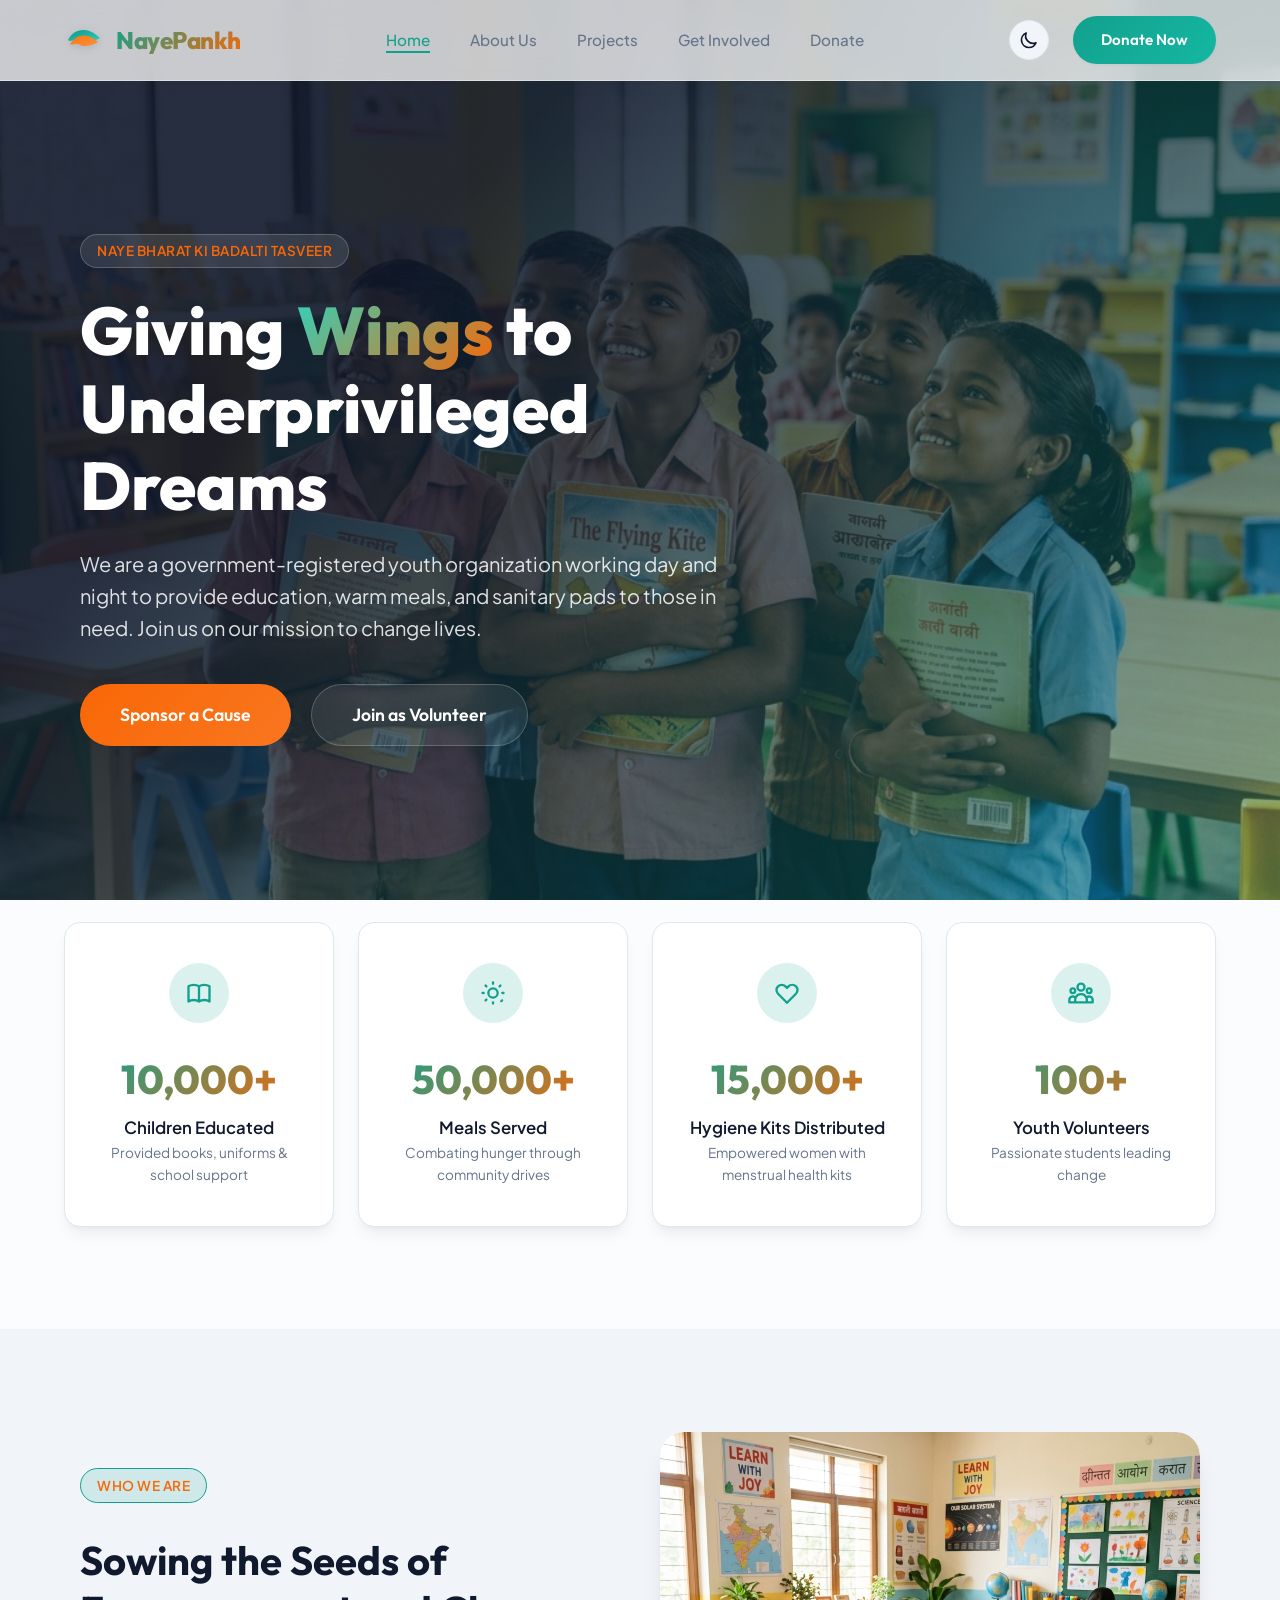
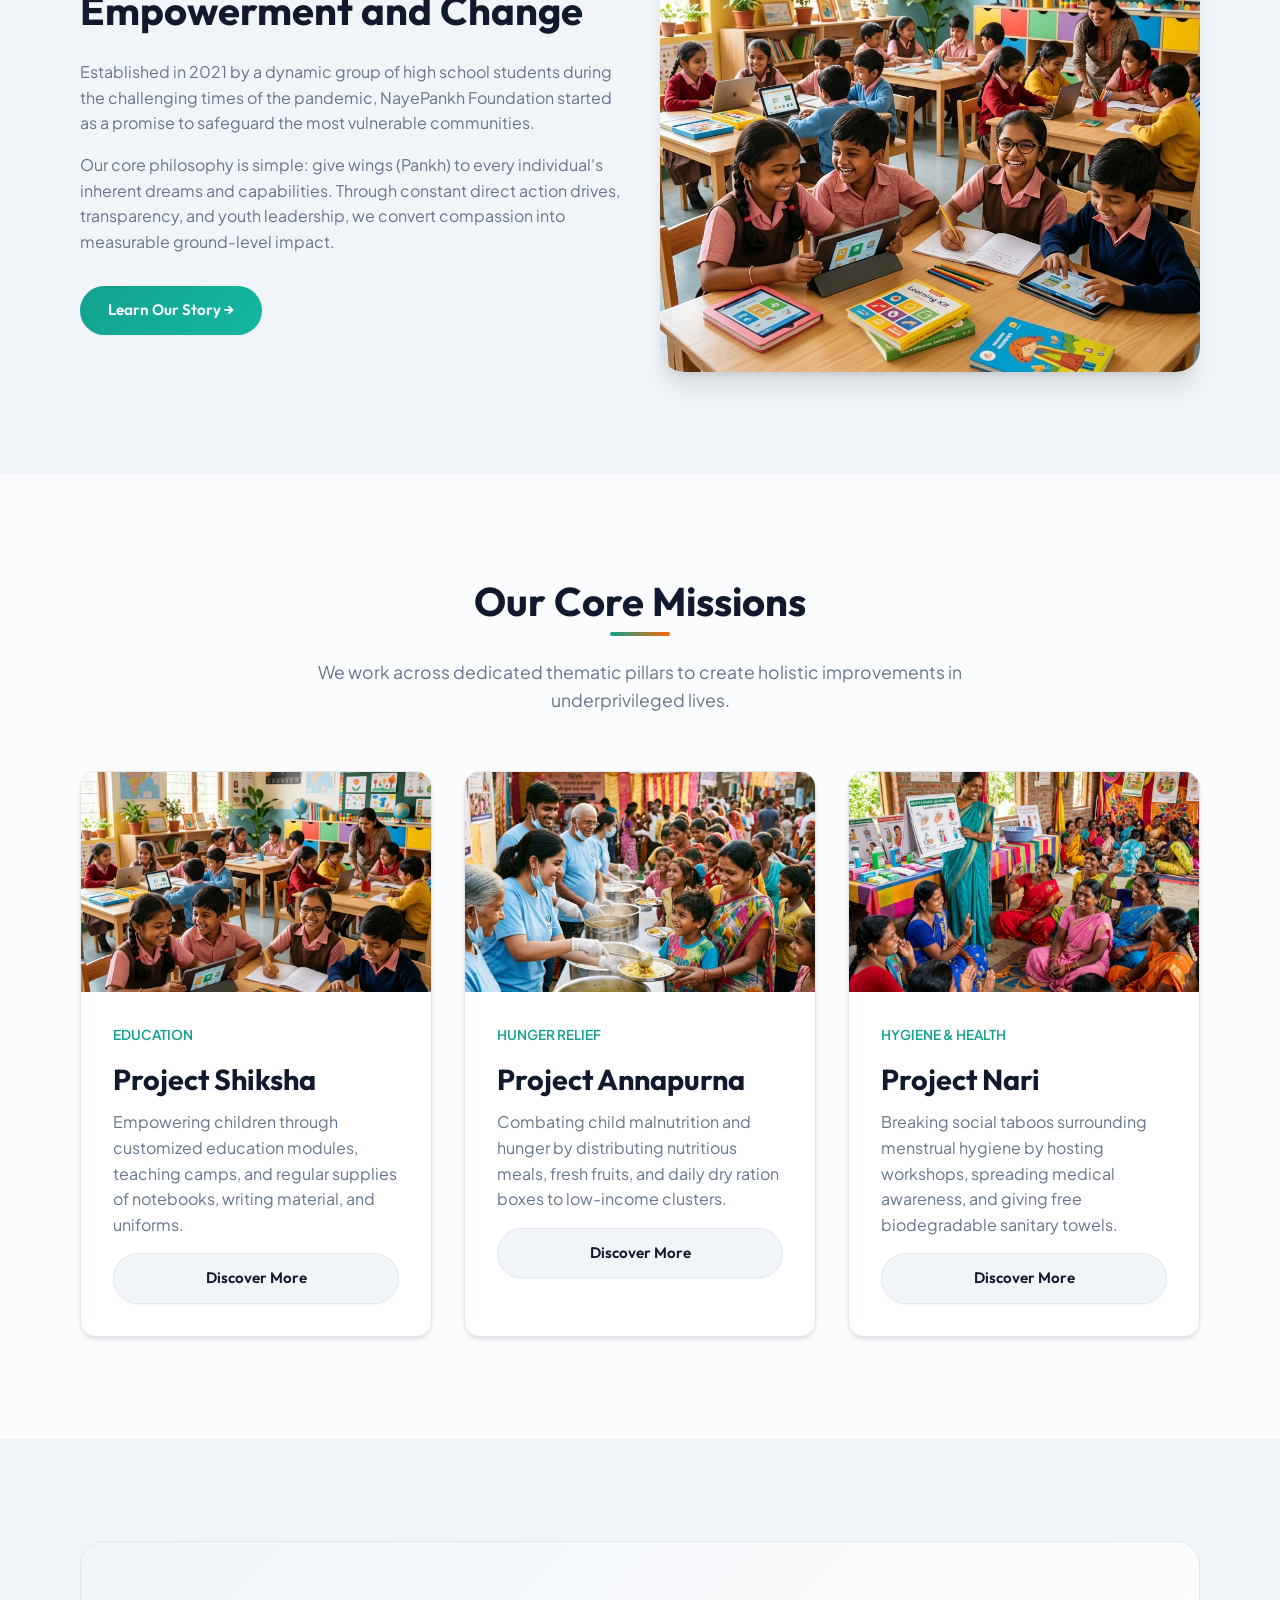
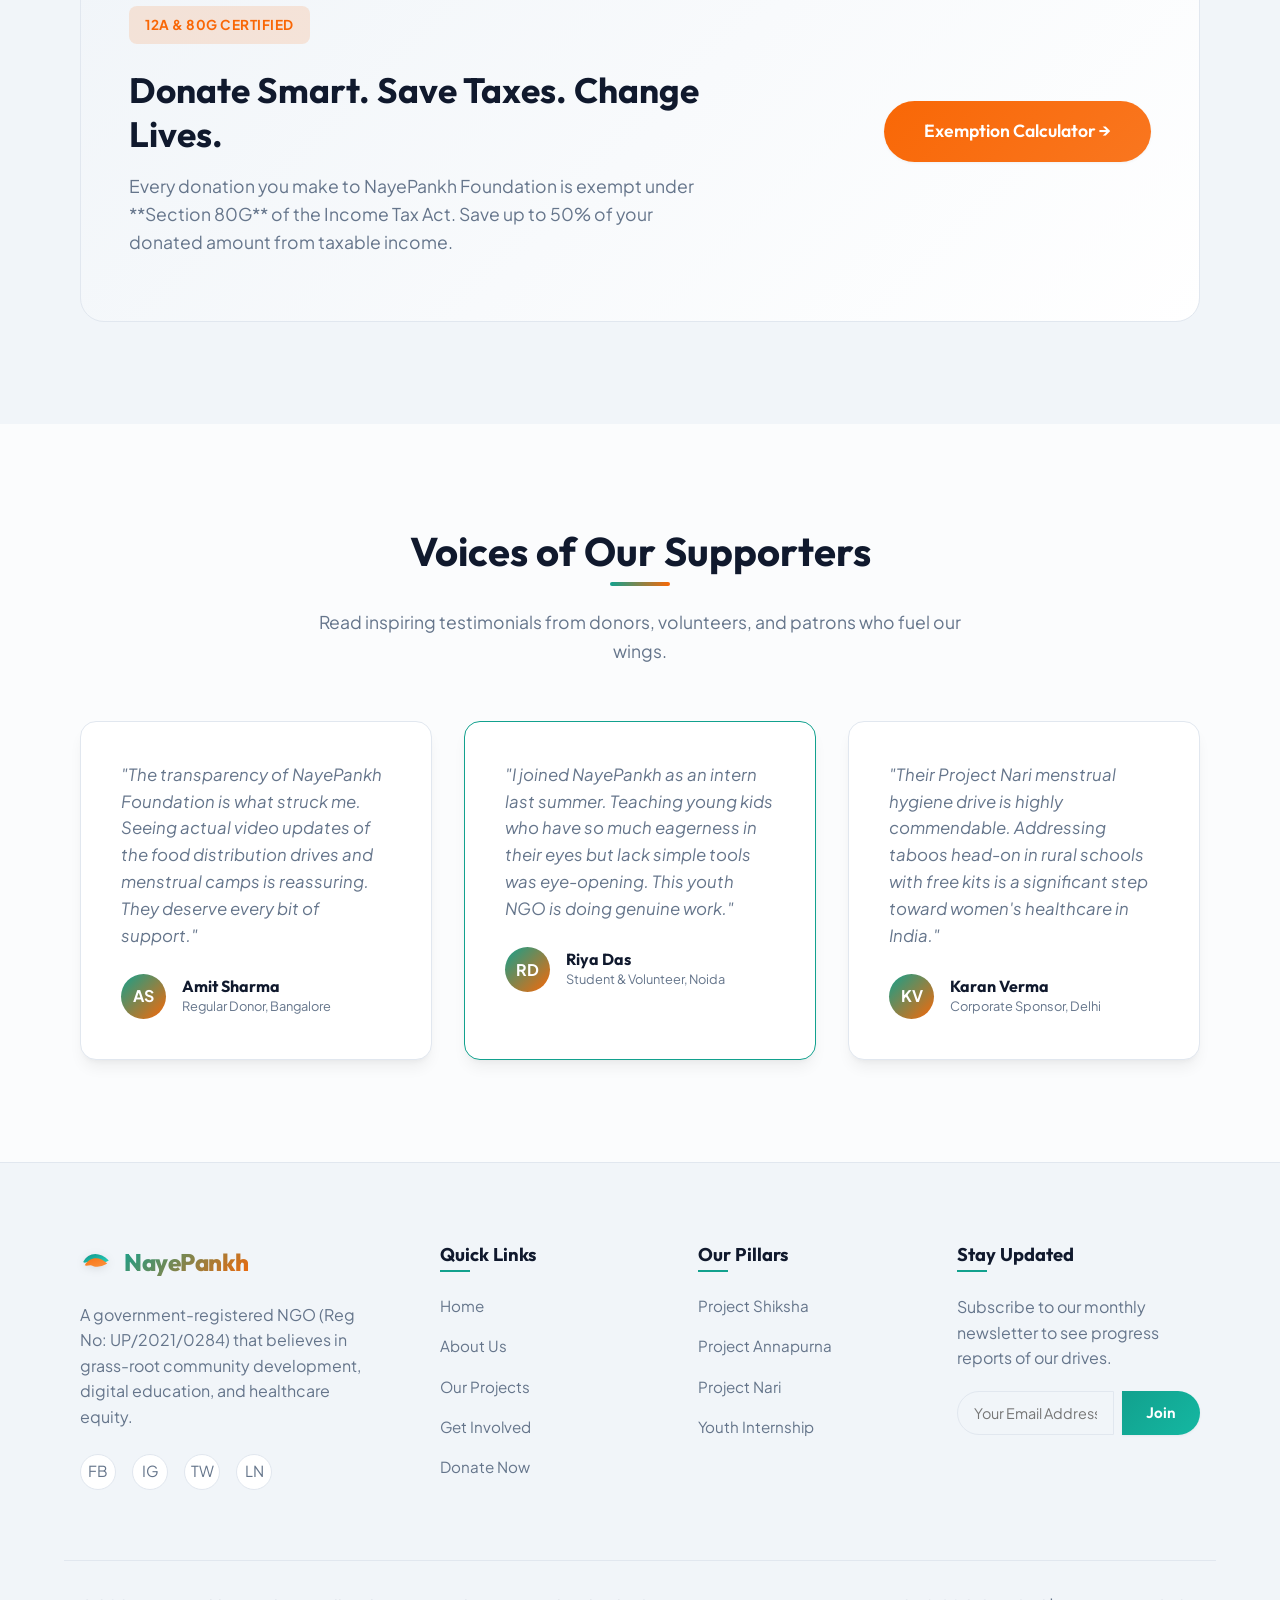
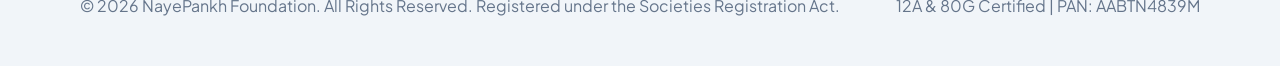
<file: index.html>
<!DOCTYPE html>
<html lang="en">
<head>
  <meta charset="UTF-8">
  <meta name="viewport" content="width=device-width, initial-scale=1.0">
  <title>NayePankh Foundation - Giving Wings to Underprivileged Dreams</title>
  <meta name="description" content="NayePankh Foundation is a government-registered NGO in India dedicated to educating children, fighting hunger, and empowering women. Join us to make a change.">
  <link rel="stylesheet" href="style.css">
</head>
<body>

  <!-- Navigation Header -->
  <header>
    <div class="container navbar">
      <a href="index.html" class="logo" id="header-logo">
        <svg viewBox="0 0 100 100" style="width: 40px; height: 40px;">
          <path d="M10,50 C25,20 60,15 90,45 C75,55 55,55 45,55 C40,55 35,50 30,50 C20,50 15,55 10,50 Z" fill="url(#logo-grad-1)"/>
          <path d="M15,60 C30,35 60,30 85,55 C70,65 55,65 48,65 C43,65 38,60 33,60 C25,60 20,63 15,60 Z" fill="url(#logo-grad-2)"/>
          <defs>
            <linearGradient id="logo-grad-1" x1="0%" y1="0%" x2="100%" y2="100%">
              <stop offset="0%" stop-color="#0d9488" />
              <stop offset="100%" stop-color="#2dd4bf" />
            </linearGradient>
            <linearGradient id="logo-grad-2" x1="0%" y1="0%" x2="100%" y2="100%">
              <stop offset="0%" stop-color="#f97316" />
              <stop offset="100%" stop-color="#fb923c" />
            </linearGradient>
          </defs>
        </svg>
        <span>NayePankh</span>
      </a>
      
      <nav>
        <ul class="nav-menu" id="nav-menu">
          <li><a href="index.html" class="nav-link active">Home</a></li>
          <li><a href="about.html" class="nav-link">About Us</a></li>
          <li><a href="projects.html" class="nav-link">Projects</a></li>
          <li><a href="volunteer.html" class="nav-link">Get Involved</a></li>
          <li><a href="donate.html" class="nav-link">Donate</a></li>
        </ul>
      </nav>

      <div class="header-actions">
        <button class="theme-toggle-btn" id="theme-toggle" aria-label="Toggle Theme">
          <svg class="sun" fill="none" stroke="currentColor" viewBox="0 0 24 24" xmlns="http://www.w3.org/2000/svg">
            <path stroke-linecap="round" stroke-linejoin="round" stroke-width="2" d="M12 3v1m0 16v1m9-9h-1M4 12H3m15.364-6.364l-.707.707M6.343 17.657l-.707.707m0-12.728l.707.707m12.728 12.728l.707-.707M12 8a4 4 0 100 8 4 4 0 000-8z"></path>
          </svg>
          <svg class="moon" fill="none" stroke="currentColor" viewBox="0 0 24 24" xmlns="http://www.w3.org/2000/svg">
            <path stroke-linecap="round" stroke-linejoin="round" stroke-width="2" d="M20.354 15.354A9 9 0 018.646 3.646 9.003 9.003 0 0012 21a9.003 9.003 0 008.354-5.646z"></path>
          </svg>
        </button>
        <a href="donate.html" class="btn btn-primary" id="nav-donate-btn">Donate Now</a>
        <button class="menu-btn" id="menu-btn" aria-label="Toggle Menu">
          <span></span>
          <span></span>
          <span></span>
        </button>
      </div>
    </div>
  </header>

  <!-- Hero Section -->
  <section class="hero" style="background-image: url('assets/hero_education.png');" id="home-hero">
    <div class="container">
      <div class="hero-content">
        <span class="badge">Naye Bharat Ki Badalti Tasveer</span>
        <h1>Giving <span>Wings</span> to Underprivileged Dreams</h1>
        <p>We are a government-registered youth organization working day and night to provide education, warm meals, and sanitary pads to those in need. Join us on our mission to change lives.</p>
        <div class="hero-btns">
          <a href="donate.html" class="btn btn-accent btn-lg" id="hero-cta-donate">Sponsor a Cause</a>
          <a href="volunteer.html" class="btn btn-secondary btn-lg" id="hero-cta-volunteer">Join as Volunteer</a>
        </div>
      </div>
    </div>
  </section>

  <!-- Counter Stats Section -->
  <section class="section container" id="stats-section">
    <div class="grid-4 impact-grid">
      <div class="stat-card">
        <div class="stat-icon">
          <svg fill="none" stroke="currentColor" viewBox="0 0 24 24" xmlns="http://www.w3.org/2000/svg">
            <path stroke-linecap="round" stroke-linejoin="round" stroke-width="2" d="M12 6.253v13m0-13C10.832 5.477 9.246 5 7.5 5S4.168 5.477 3 6.253v13C4.168 18.477 5.754 18 7.5 18s3.332.477 4.5 1.253m0-13C13.168 5.477 14.754 5 16.5 5c1.747 0 3.332.477 4.5 1.253v13C19.832 18.477 18.247 18 16.5 18c-1.746 0-3.332.477-4.5 1.253"></path>
          </svg>
        </div>
        <div class="stat-number">10,000+</div>
        <div class="stat-label">Children Educated</div>
        <div class="stat-desc">Provided books, uniforms & school support</div>
      </div>
      <div class="stat-card">
        <div class="stat-icon">
          <svg fill="none" stroke="currentColor" viewBox="0 0 24 24" xmlns="http://www.w3.org/2000/svg">
            <path stroke-linecap="round" stroke-linejoin="round" stroke-width="2" d="M12 3v1m0 16v1m9-9h-1M4 12H3m15.364-6.364l-.707.707M6.343 17.657l-.707.707m0-12.728l.707.707m12.728 12.728l.707-.707M12 8a4 4 0 100 8 4 4 0 000-8z"></path>
          </svg>
        </div>
        <div class="stat-number">50,000+</div>
        <div class="stat-label">Meals Served</div>
        <div class="stat-desc">Combating hunger through community drives</div>
      </div>
      <div class="stat-card">
        <div class="stat-icon">
          <svg fill="none" stroke="currentColor" viewBox="0 0 24 24" xmlns="http://www.w3.org/2000/svg">
            <path stroke-linecap="round" stroke-linejoin="round" stroke-width="2" d="M4.318 6.318a4.5 4.5 0 000 6.364L12 20.364l7.682-7.682a4.5 4.5 0 00-6.364-6.364L12 7.636l-1.318-1.318a4.5 4.5 0 00-6.364 0z"></path>
          </svg>
        </div>
        <div class="stat-number">15,000+</div>
        <div class="stat-label">Hygiene Kits Distributed</div>
        <div class="stat-desc">Empowered women with menstrual health kits</div>
      </div>
      <div class="stat-card">
        <div class="stat-icon">
          <svg fill="none" stroke="currentColor" viewBox="0 0 24 24" xmlns="http://www.w3.org/2000/svg">
            <path stroke-linecap="round" stroke-linejoin="round" stroke-width="2" d="M17 20h5v-2a3 3 0 00-5.356-1.857M17 20H7m10 0v-2c0-.656-.126-1.283-.356-1.857M7 20H2v-2a3 3 0 015.356-1.857M7 20v-2c0-.656.126-1.283.356-1.857m0 0a5.002 5.002 0 019.288 0M15 7a3 3 0 11-6 0 3 3 0 016 0zm6 3a2 2 0 11-4 0 2 2 0 014 0zM7 10a2 2 0 11-4 0 2 2 0 014 0z"></path>
          </svg>
        </div>
        <div class="stat-number">100+</div>
        <div class="stat-label">Youth Volunteers</div>
        <div class="stat-desc">Passionate students leading change</div>
      </div>
    </div>
  </section>

  <!-- Brief Introduction -->
  <section class="section section-alt" id="intro-section">
    <div class="container grid-2">
      <div class="project-text">
        <span class="badge" style="background-color: var(--primary-glow); border-color: var(--primary);">Who We Are</span>
        <h2 style="margin-top: 0.5rem; margin-bottom: 1.5rem; text-align: left;">Sowing the Seeds of Empowerment and Change</h2>
        <p>Established in 2021 by a dynamic group of high school students during the challenging times of the pandemic, NayePankh Foundation started as a promise to safeguard the most vulnerable communities.</p>
        <p>Our core philosophy is simple: give wings (Pankh) to every individual's inherent dreams and capabilities. Through constant direct action drives, transparency, and youth leadership, we convert compassion into measurable ground-level impact.</p>
        <div style="margin-top: 2rem;">
          <a href="about.html" class="btn btn-primary" id="intro-learn-more">Learn Our Story &rarr;</a>
        </div>
      </div>
      <div class="project-image-box">
        <img src="assets/project_shiksha.png" alt="Happy Children Studying" style="width: 100%; border-radius: var(--radius-lg);">
      </div>
    </div>
  </section>

  <!-- Core Pillars / Projects -->
  <section class="section" id="pillars-section">
    <div class="container">
      <div class="section-header">
        <h2>Our Core Missions</h2>
        <p>We work across dedicated thematic pillars to create holistic improvements in underprivileged lives.</p>
      </div>

      <div class="grid-3">
        <!-- Project 1 -->
        <div class="card">
          <div class="card-img-wrapper">
            <img src="assets/project_shiksha.png" alt="Project Shiksha - Education" class="card-img">
          </div>
          <div class="card-body">
            <div class="card-meta">Education</div>
            <h3 class="card-title">Project Shiksha</h3>
            <p>Empowering children through customized education modules, teaching camps, and regular supplies of notebooks, writing material, and uniforms.</p>
            <a href="projects.html" class="btn btn-secondary" style="width: 100%;" id="card-btn-shiksha">Discover More</a>
          </div>
        </div>

        <!-- Project 2 -->
        <div class="card">
          <div class="card-img-wrapper">
            <img src="assets/project_annapurna.png" alt="Project Annapurna - Hunger Relief" class="card-img">
          </div>
          <div class="card-body">
            <div class="card-meta">Hunger Relief</div>
            <h3 class="card-title">Project Annapurna</h3>
            <p>Combating child malnutrition and hunger by distributing nutritious meals, fresh fruits, and daily dry ration boxes to low-income clusters.</p>
            <a href="projects.html" class="btn btn-secondary" style="width: 100%;" id="card-btn-annapurna">Discover More</a>
          </div>
        </div>

        <!-- Project 3 -->
        <div class="card">
          <div class="card-img-wrapper">
            <img src="assets/project_nari.png" alt="Project Nari - Healthcare & Hygiene" class="card-img">
          </div>
          <div class="card-body">
            <div class="card-meta">Hygiene & Health</div>
            <h3 class="card-title">Project Nari</h3>
            <p>Breaking social taboos surrounding menstrual hygiene by hosting workshops, spreading medical awareness, and giving free biodegradable sanitary towels.</p>
            <a href="projects.html" class="btn btn-secondary" style="width: 100%;" id="card-btn-nari">Discover More</a>
          </div>
        </div>
      </div>
    </div>
  </section>

  <!-- Interactive Tax Exemption & Trust Badge Banner -->
  <section class="section section-alt" id="trust-banner-section">
    <div class="container">
      <div class="cta-banner">
        <div class="cta-text">
          <span class="tax-badge">12A & 80G Certified</span>
          <h3>Donate Smart. Save Taxes. Change Lives.</h3>
          <p>Every donation you make to NayePankh Foundation is exempt under **Section 80G** of the Income Tax Act. Save up to 50% of your donated amount from taxable income.</p>
        </div>
        <div class="cta-action">
          <a href="donate.html" class="btn btn-accent btn-lg" id="banner-cta-calc">Exemption Calculator &rarr;</a>
        </div>
      </div>
    </div>
  </section>

  <!-- Testimonials Section -->
  <section class="section" id="testimonials-section">
    <div class="container">
      <div class="section-header">
        <h2>Voices of Our Supporters</h2>
        <p>Read inspiring testimonials from donors, volunteers, and patrons who fuel our wings.</p>
      </div>

      <div class="grid-3">
        <div class="stat-card" style="text-align: left; padding: 2.5rem;">
          <p style="font-style: italic; font-size: 1.05rem;">"The transparency of NayePankh Foundation is what struck me. Seeing actual video updates of the food distribution drives and menstrual camps is reassuring. They deserve every bit of support."</p>
          <div style="display: flex; align-items: center; gap: 1rem; margin-top: 1.5rem;">
            <div style="width: 45px; height: 45px; border-radius: var(--radius-full); background: linear-gradient(135deg, var(--primary), var(--secondary)); display: flex; align-items: center; justify-content: center; color: #fff; font-weight: 700;">AS</div>
            <div>
              <h4 style="font-size: 1rem;">Amit Sharma</h4>
              <p style="font-size: 0.8rem; margin: 0;">Regular Donor, Bangalore</p>
            </div>
          </div>
        </div>

        <div class="stat-card" style="text-align: left; padding: 2.5rem; border-color: var(--primary);">
          <p style="font-style: italic; font-size: 1.05rem;">"I joined NayePankh as an intern last summer. Teaching young kids who have so much eagerness in their eyes but lack simple tools was eye-opening. This youth NGO is doing genuine work."</p>
          <div style="display: flex; align-items: center; gap: 1rem; margin-top: 1.5rem;">
            <div style="width: 45px; height: 45px; border-radius: var(--radius-full); background: linear-gradient(135deg, var(--primary), var(--secondary)); display: flex; align-items: center; justify-content: center; color: #fff; font-weight: 700;">RD</div>
            <div>
              <h4 style="font-size: 1rem;">Riya Das</h4>
              <p style="font-size: 0.8rem; margin: 0;">Student & Volunteer, Noida</p>
            </div>
          </div>
        </div>

        <div class="stat-card" style="text-align: left; padding: 2.5rem;">
          <p style="font-style: italic; font-size: 1.05rem;">"Their Project Nari menstrual hygiene drive is highly commendable. Addressing taboos head-on in rural schools with free kits is a significant step toward women's healthcare in India."</p>
          <div style="display: flex; align-items: center; gap: 1rem; margin-top: 1.5rem;">
            <div style="width: 45px; height: 45px; border-radius: var(--radius-full); background: linear-gradient(135deg, var(--primary), var(--secondary)); display: flex; align-items: center; justify-content: center; color: #fff; font-weight: 700;">KV</div>
            <div>
              <h4 style="font-size: 1rem;">Karan Verma</h4>
              <p style="font-size: 0.8rem; margin: 0;">Corporate Sponsor, Delhi</p>
            </div>
          </div>
        </div>
      </div>
    </div>
  </section>

  <!-- Footer Section -->
  <footer>
    <div class="container footer-grid">
      <div class="footer-about">
        <a href="index.html" class="logo" style="margin-bottom: 1rem;">
          <svg viewBox="0 0 100 100" style="width: 32px; height: 32px;">
            <path d="M10,50 C25,20 60,15 90,45 C75,55 55,55 45,55 C40,55 35,50 30,50 C20,50 15,55 10,50 Z" fill="url(#logo-grad-footer-1)"/>
            <path d="M15,60 C30,35 60,30 85,55 C70,65 55,65 48,65 C43,65 38,60 33,60 C25,60 20,63 15,60 Z" fill="url(#logo-grad-footer-2)"/>
            <defs>
              <linearGradient id="logo-grad-footer-1" x1="0%" y1="0%" x2="100%" y2="100%">
                <stop offset="0%" stop-color="#0d9488" />
                <stop offset="100%" stop-color="#2dd4bf" />
              </linearGradient>
              <linearGradient id="logo-grad-footer-2" x1="0%" y1="0%" x2="100%" y2="100%">
                <stop offset="0%" stop-color="#f97316" />
                <stop offset="100%" stop-color="#fb923c" />
              </linearGradient>
            </defs>
          </svg>
          <span>NayePankh</span>
        </a>
        <p>A government-registered NGO (Reg No: UP/2021/0284) that believes in grass-root community development, digital education, and healthcare equity.</p>
        <ul class="social-links">
          <li><a href="#" class="social-link" aria-label="Facebook">FB</a></li>
          <li><a href="#" class="social-link" aria-label="Instagram">IG</a></li>
          <li><a href="#" class="social-link" aria-label="Twitter">TW</a></li>
          <li><a href="#" class="social-link" aria-label="LinkedIn">LN</a></li>
        </ul>
      </div>

      <div class="footer-col">
        <h4>Quick Links</h4>
        <ul>
          <li><a href="index.html">Home</a></li>
          <li><a href="about.html">About Us</a></li>
          <li><a href="projects.html">Our Projects</a></li>
          <li><a href="volunteer.html">Get Involved</a></li>
          <li><a href="donate.html">Donate Now</a></li>
        </ul>
      </div>

      <div class="footer-col">
        <h4>Our Pillars</h4>
        <ul>
          <li><a href="projects.html">Project Shiksha</a></li>
          <li><a href="projects.html">Project Annapurna</a></li>
          <li><a href="projects.html">Project Nari</a></li>
          <li><a href="volunteer.html">Youth Internship</a></li>
        </ul>
      </div>

      <div class="footer-col">
        <h4>Stay Updated</h4>
        <p>Subscribe to our monthly newsletter to see progress reports of our drives.</p>
        <form class="newsletter-form" id="newsletter-form-footer">
          <input type="email" placeholder="Your Email Address" required class="input-style" style="border-radius: var(--radius-full) 0 0 var(--radius-full); margin-bottom: 0;">
          <button type="submit" class="btn btn-primary" style="border-radius: 0 var(--radius-full) var(--radius-full) 0; padding: 0.75rem 1.5rem;" id="newsletter-submit-btn">Join</button>
        </form>
      </div>
    </div>

    <div class="container footer-bottom">
      <div>
        <p>&copy; 2026 NayePankh Foundation. All Rights Reserved. Registered under the Societies Registration Act.</p>
      </div>
      <div>
        <p>12A & 80G Certified | PAN: AABTN4839M</p>
      </div>
    </div>
  </footer>

  <script src="main.js"></script>
</body>
</html>
</file>
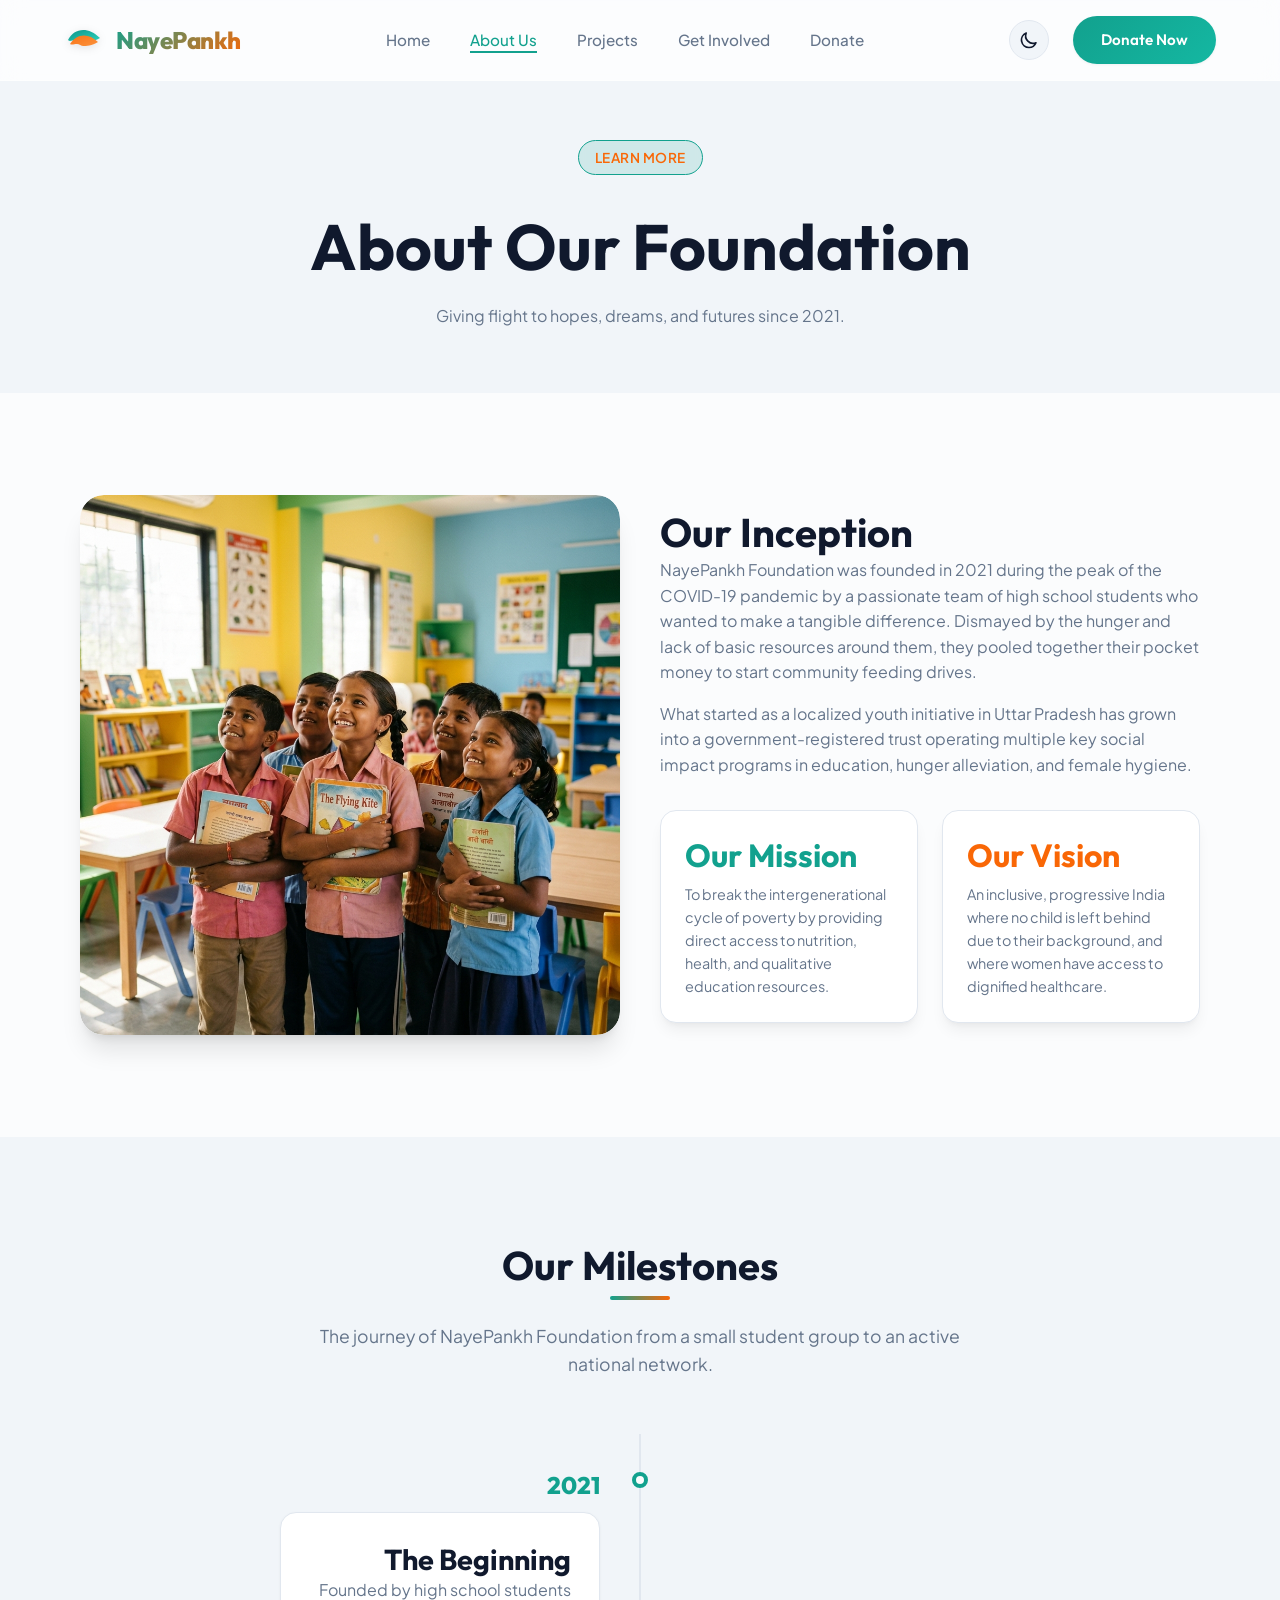
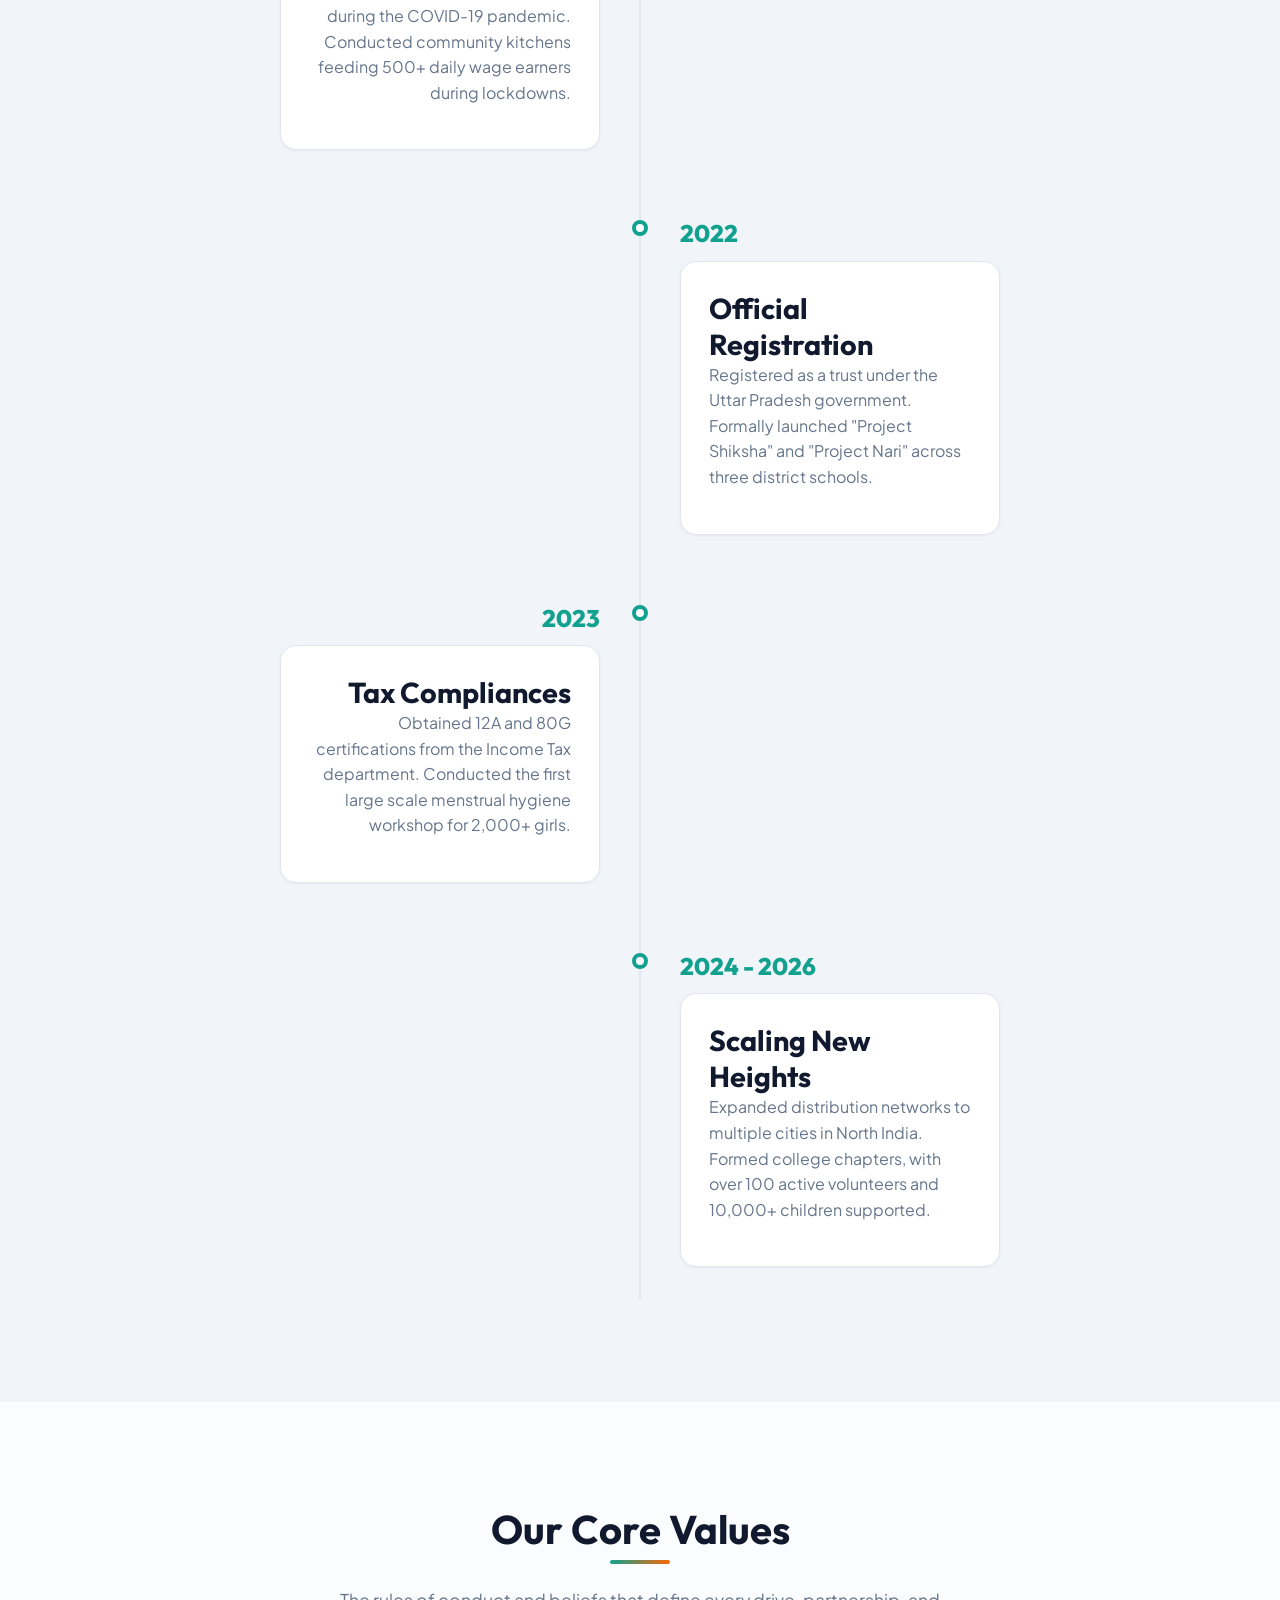
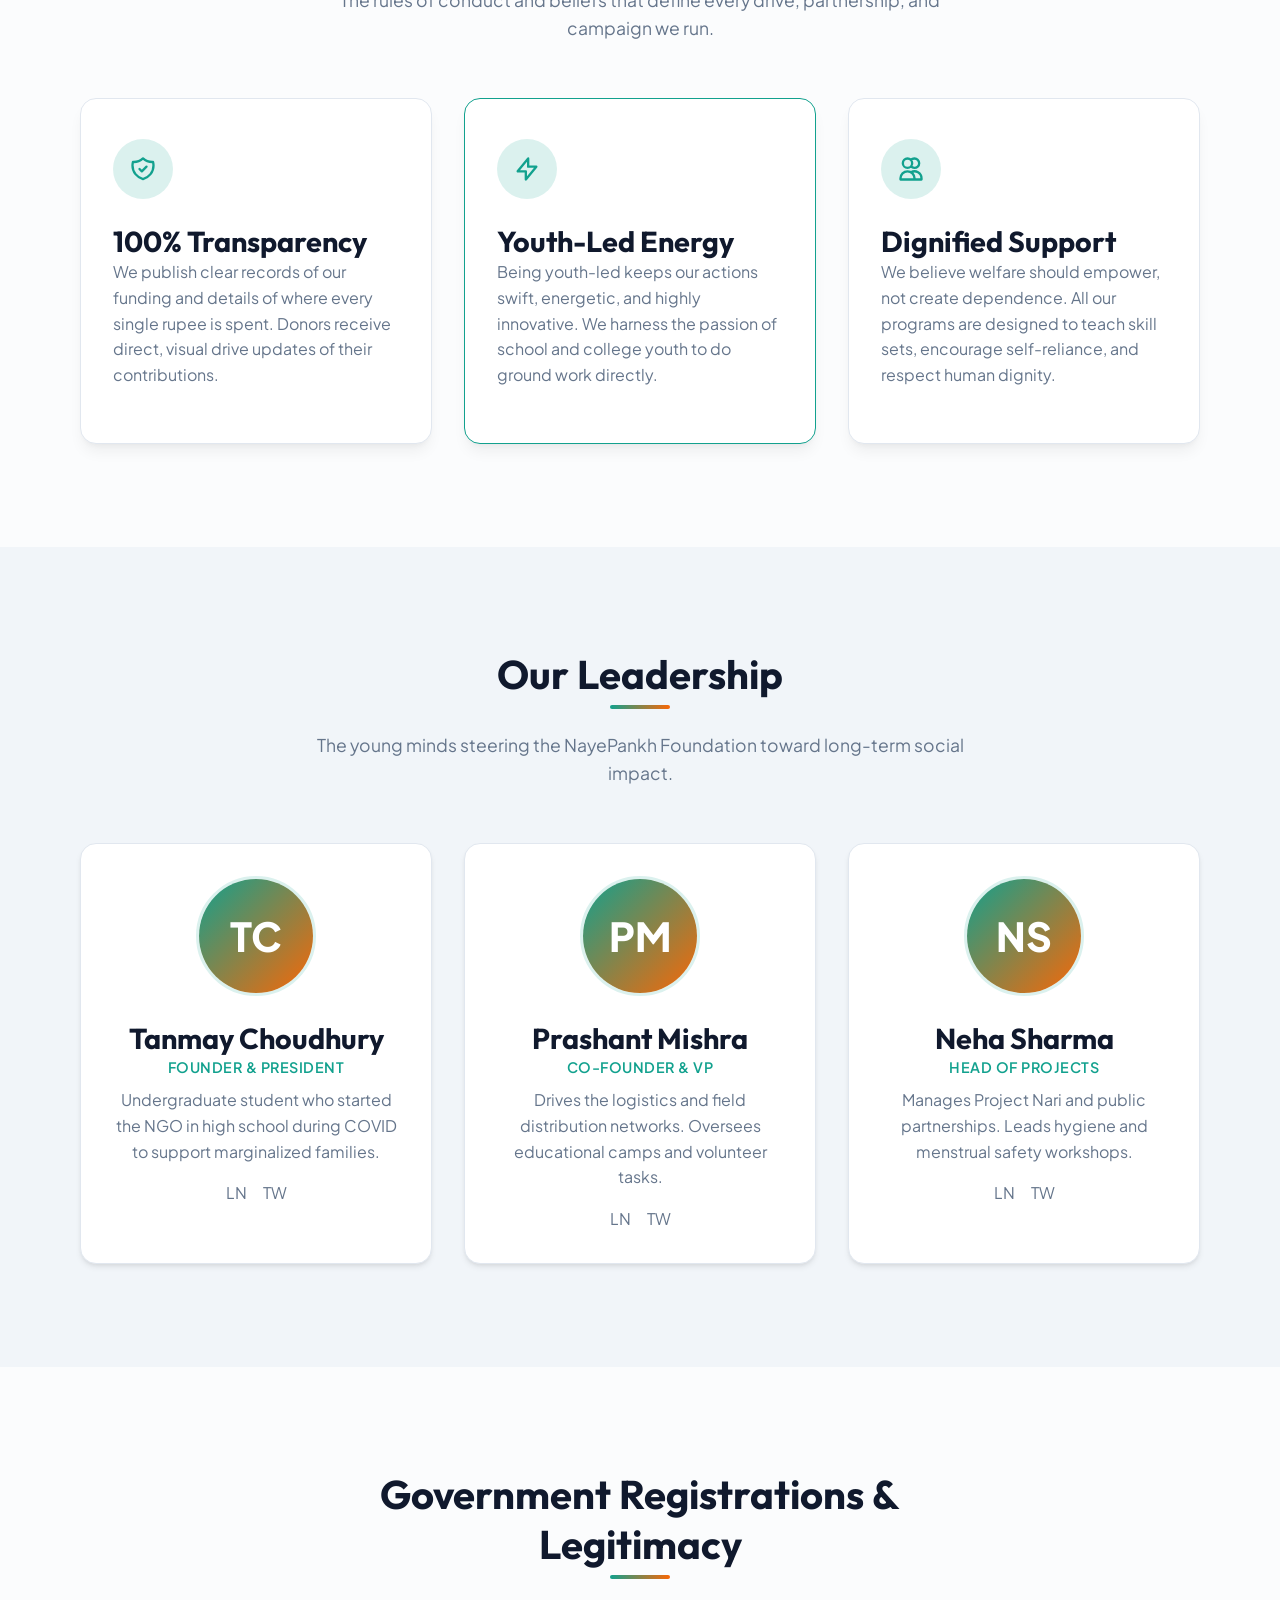
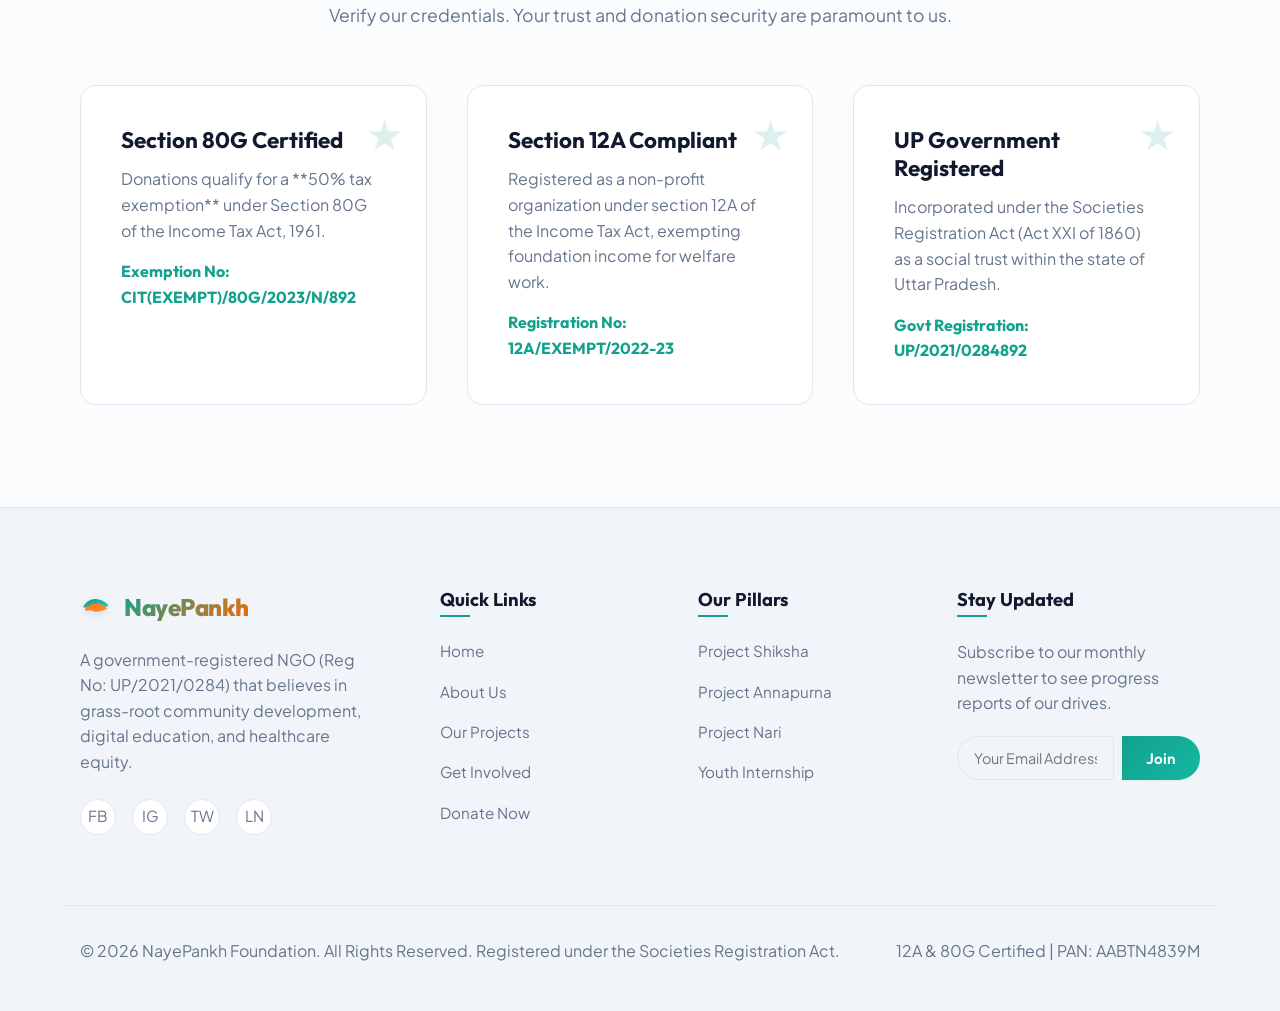
<file: about.html>
<!DOCTYPE html>
<html lang="en">
<head>
  <meta charset="UTF-8">
  <meta name="viewport" content="width=device-width, initial-scale=1.0">
  <title>About Us - NayePankh Foundation</title>
  <meta name="description" content="Discover how NayePankh Foundation was founded in 2021 by youth during the pandemic and has grown to empower thousands across India.">
  <link rel="stylesheet" href="style.css">
</head>
<body>

  <!-- Navigation Header -->
  <header>
    <div class="container navbar">
      <a href="index.html" class="logo" id="header-logo">
        <svg viewBox="0 0 100 100" style="width: 40px; height: 40px;">
          <path d="M10,50 C25,20 60,15 90,45 C75,55 55,55 45,55 C40,55 35,50 30,50 C20,50 15,55 10,50 Z" fill="url(#logo-grad-1)"/>
          <path d="M15,60 C30,35 60,30 85,55 C70,65 55,65 48,65 C43,65 38,60 33,60 C25,60 20,63 15,60 Z" fill="url(#logo-grad-2)"/>
          <defs>
            <linearGradient id="logo-grad-1" x1="0%" y1="0%" x2="100%" y2="100%">
              <stop offset="0%" stop-color="#0d9488" />
              <stop offset="100%" stop-color="#2dd4bf" />
            </linearGradient>
            <linearGradient id="logo-grad-2" x1="0%" y1="0%" x2="100%" y2="100%">
              <stop offset="0%" stop-color="#f97316" />
              <stop offset="100%" stop-color="#fb923c" />
            </linearGradient>
          </defs>
        </svg>
        <span>NayePankh</span>
      </a>
      
      <nav>
        <ul class="nav-menu" id="nav-menu">
          <li><a href="index.html" class="nav-link">Home</a></li>
          <li><a href="about.html" class="nav-link active">About Us</a></li>
          <li><a href="projects.html" class="nav-link">Projects</a></li>
          <li><a href="volunteer.html" class="nav-link">Get Involved</a></li>
          <li><a href="donate.html" class="nav-link">Donate</a></li>
        </ul>
      </nav>

      <div class="header-actions">
        <button class="theme-toggle-btn" id="theme-toggle" aria-label="Toggle Theme">
          <svg class="sun" fill="none" stroke="currentColor" viewBox="0 0 24 24" xmlns="http://www.w3.org/2000/svg">
            <path stroke-linecap="round" stroke-linejoin="round" stroke-width="2" d="M12 3v1m0 16v1m9-9h-1M4 12H3m15.364-6.364l-.707.707M6.343 17.657l-.707.707m0-12.728l.707.707m12.728 12.728l.707-.707M12 8a4 4 0 100 8 4 4 0 000-8z"></path>
          </svg>
          <svg class="moon" fill="none" stroke="currentColor" viewBox="0 0 24 24" xmlns="http://www.w3.org/2000/svg">
            <path stroke-linecap="round" stroke-linejoin="round" stroke-width="2" d="M20.354 15.354A9 9 0 018.646 3.646 9.003 9.003 0 0012 21a9.003 9.003 0 008.354-5.646z"></path>
          </svg>
        </button>
        <a href="donate.html" class="btn btn-primary" id="nav-donate-btn">Donate Now</a>
        <button class="menu-btn" id="menu-btn" aria-label="Toggle Menu">
          <span></span>
          <span></span>
          <span></span>
        </button>
      </div>
    </div>
  </header>

  <!-- Page Header -->
  <section class="section section-alt" style="padding-top: 140px; padding-bottom: 4rem;">
    <div class="container text-center">
      <span class="badge" style="background-color: var(--primary-glow); border-color: var(--primary);">Learn More</span>
      <h1 style="margin-top: 0.5rem; margin-bottom: 1rem;">About Our Foundation</h1>
      <p style="max-width: 600px; margin: 0 auto;">Giving flight to hopes, dreams, and futures since 2021.</p>
    </div>
  </section>

  <!-- Our Inception & Vision -->
  <section class="section">
    <div class="container grid-2">
      <div class="project-image-box">
        <img src="assets/hero_education.png" alt="Happy Children Looking Up" style="width: 100%; border-radius: var(--radius-lg);">
      </div>
      <div class="project-text">
        <h2>Our Inception</h2>
        <p>NayePankh Foundation was founded in 2021 during the peak of the COVID-19 pandemic by a passionate team of high school students who wanted to make a tangible difference. Dismayed by the hunger and lack of basic resources around them, they pooled together their pocket money to start community feeding drives.</p>
        <p>What started as a localized youth initiative in Uttar Pradesh has grown into a government-registered trust operating multiple key social impact programs in education, hunger alleviation, and female hygiene.</p>
        <div style="display: grid; grid-template-columns: 1fr 1fr; gap: 1.5rem; margin-top: 2rem;">
          <div class="stat-card" style="padding: 1.5rem; text-align: left;">
            <h3 style="color: var(--primary); margin-bottom: 0.5rem;">Our Mission</h3>
            <p style="font-size: 0.9rem; margin-bottom: 0;">To break the intergenerational cycle of poverty by providing direct access to nutrition, health, and qualitative education resources.</p>
          </div>
          <div class="stat-card" style="padding: 1.5rem; text-align: left;">
            <h3 style="color: var(--secondary); margin-bottom: 0.5rem;">Our Vision</h3>
            <p style="font-size: 0.9rem; margin-bottom: 0;">An inclusive, progressive India where no child is left behind due to their background, and where women have access to dignified healthcare.</p>
          </div>
        </div>
      </div>
    </div>
  </section>

  <!-- Timeline / Milestone Section -->
  <section class="section section-alt" id="milestones">
    <div class="container">
      <div class="section-header">
        <h2>Our Milestones</h2>
        <p>The journey of NayePankh Foundation from a small student group to an active national network.</p>
      </div>

      <div class="timeline">
        <!-- Milestone 1 -->
        <div class="timeline-item left">
          <div class="timeline-date">2021</div>
          <div class="timeline-card">
            <h3>The Beginning</h3>
            <p>Founded by high school students during the COVID-19 pandemic. Conducted community kitchens feeding 500+ daily wage earners during lockdowns.</p>
          </div>
        </div>

        <!-- Milestone 2 -->
        <div class="timeline-item right">
          <div class="timeline-date">2022</div>
          <div class="timeline-card">
            <h3>Official Registration</h3>
            <p>Registered as a trust under the Uttar Pradesh government. Formally launched "Project Shiksha" and "Project Nari" across three district schools.</p>
          </div>
        </div>

        <!-- Milestone 3 -->
        <div class="timeline-item left">
          <div class="timeline-date">2023</div>
          <div class="timeline-card">
            <h3>Tax Compliances</h3>
            <p>Obtained 12A and 80G certifications from the Income Tax department. Conducted the first large scale menstrual hygiene workshop for 2,000+ girls.</p>
          </div>
        </div>

        <!-- Milestone 4 -->
        <div class="timeline-item right">
          <div class="timeline-date">2024 - 2026</div>
          <div class="timeline-card">
            <h3>Scaling New Heights</h3>
            <p>Expanded distribution networks to multiple cities in North India. Formed college chapters, with over 100 active volunteers and 10,000+ children supported.</p>
          </div>
        </div>
      </div>
    </div>
  </section>

  <!-- Core Values -->
  <section class="section">
    <div class="container">
      <div class="section-header">
        <h2>Our Core Values</h2>
        <p>The rules of conduct and beliefs that define every drive, partnership, and campaign we run.</p>
      </div>

      <div class="grid-3">
        <div class="stat-card value-card">
          <div class="stat-icon" style="margin: 0 0 1.5rem 0;">
            <svg fill="none" stroke="currentColor" viewBox="0 0 24 24" xmlns="http://www.w3.org/2000/svg">
              <path stroke-linecap="round" stroke-linejoin="round" stroke-width="2" d="M9 12l2 2 4-4m5.618-4.016A11.955 11.955 0 0112 2.944a11.955 11.955 0 01-8.618 3.04A12.02 12.02 0 003 9c0 5.591 3.824 10.29 9 11.622 5.176-1.332 9-6.03 9-11.622 0-1.042-.133-2.052-.382-3.016z"></path>
            </svg>
          </div>
          <h3>100% Transparency</h3>
          <p>We publish clear records of our funding and details of where every single rupee is spent. Donors receive direct, visual drive updates of their contributions.</p>
        </div>

        <div class="stat-card value-card" style="border-color: var(--primary);">
          <div class="stat-icon" style="margin: 0 0 1.5rem 0;">
            <svg fill="none" stroke="currentColor" viewBox="0 0 24 24" xmlns="http://www.w3.org/2000/svg">
              <path stroke-linecap="round" stroke-linejoin="round" stroke-width="2" d="M13 10V3L4 14h7v7l9-11h-7z"></path>
            </svg>
          </div>
          <h3>Youth-Led Energy</h3>
          <p>Being youth-led keeps our actions swift, energetic, and highly innovative. We harness the passion of school and college youth to do ground work directly.</p>
        </div>

        <div class="stat-card value-card">
          <div class="stat-icon" style="margin: 0 0 1.5rem 0;">
            <svg fill="none" stroke="currentColor" viewBox="0 0 24 24" xmlns="http://www.w3.org/2000/svg">
              <path stroke-linecap="round" stroke-linejoin="round" stroke-width="2" d="M12 4.354a4 4 0 110 5.292M15 21H3v-1a6 6 0 0112 0v1zm0 0h6v-1a6 6 0 00-9-5.197M13 7a4 4 0 11-8 0 4 4 0 018 0z"></path>
            </svg>
          </div>
          <h3>Dignified Support</h3>
          <p>We believe welfare should empower, not create dependence. All our programs are designed to teach skill sets, encourage self-reliance, and respect human dignity.</p>
        </div>
      </div>
    </div>
  </section>

  <!-- Team Section -->
  <section class="section section-alt" id="team">
    <div class="container">
      <div class="section-header">
        <h2>Our Leadership</h2>
        <p>The young minds steering the NayePankh Foundation toward long-term social impact.</p>
      </div>

      <div class="grid-3">
        <!-- Team 1 -->
        <div class="card team-card">
          <div class="team-avatar">
            <div style="width: 100%; height: 100%; background: linear-gradient(135deg, var(--primary), var(--secondary)); display: flex; align-items: center; justify-content: center; font-size: 2.5rem; color: #fff; font-weight: 800;">TC</div>
          </div>
          <h3>Tanmay Choudhury</h3>
          <div class="team-role">Founder & President</div>
          <p>Undergraduate student who started the NGO in high school during COVID to support marginalized families.</p>
          <ul class="team-socials">
            <li><a href="#" class="team-social-link">LN</a></li>
            <li><a href="#" class="team-social-link">TW</a></li>
          </ul>
        </div>

        <!-- Team 2 -->
        <div class="card team-card">
          <div class="team-avatar">
            <div style="width: 100%; height: 100%; background: linear-gradient(135deg, var(--primary), var(--secondary)); display: flex; align-items: center; justify-content: center; font-size: 2.5rem; color: #fff; font-weight: 800;">PM</div>
          </div>
          <h3>Prashant Mishra</h3>
          <div class="team-role">Co-Founder & VP</div>
          <p>Drives the logistics and field distribution networks. Oversees educational camps and volunteer tasks.</p>
          <ul class="team-socials">
            <li><a href="#" class="team-social-link">LN</a></li>
            <li><a href="#" class="team-social-link">TW</a></li>
          </ul>
        </div>

        <!-- Team 3 -->
        <div class="card team-card">
          <div class="team-avatar">
            <div style="width: 100%; height: 100%; background: linear-gradient(135deg, var(--primary), var(--secondary)); display: flex; align-items: center; justify-content: center; font-size: 2.5rem; color: #fff; font-weight: 800;">NS</div>
          </div>
          <h3>Neha Sharma</h3>
          <div class="team-role">Head of Projects</div>
          <p>Manages Project Nari and public partnerships. Leads hygiene and menstrual safety workshops.</p>
          <ul class="team-socials">
            <li><a href="#" class="team-social-link">LN</a></li>
            <li><a href="#" class="team-social-link">TW</a></li>
          </ul>
        </div>
      </div>
    </div>
  </section>

  <!-- Legitimacy Section -->
  <section class="section" id="legitimacy">
    <div class="container">
      <div class="section-header">
        <h2>Government Registrations & Legitimacy</h2>
        <p>Verify our credentials. Your trust and donation security are paramount to us.</p>
      </div>

      <div class="cert-grid">
        <div class="cert-card">
          <h3 class="cert-title">Section 80G Certified</h3>
          <p>Donations qualify for a **50% tax exemption** under Section 80G of the Income Tax Act, 1961.</p>
          <div style="font-weight: 700; color: var(--primary); margin-top: 1rem; font-family: var(--font-heading);">Exemption No: CIT(EXEMPT)/80G/2023/N/892</div>
        </div>

        <div class="cert-card">
          <h3 class="cert-title">Section 12A Compliant</h3>
          <p>Registered as a non-profit organization under section 12A of the Income Tax Act, exempting foundation income for welfare work.</p>
          <div style="font-weight: 700; color: var(--primary); margin-top: 1rem; font-family: var(--font-heading);">Registration No: 12A/EXEMPT/2022-23</div>
        </div>

        <div class="cert-card">
          <h3 class="cert-title">UP Government Registered</h3>
          <p>Incorporated under the Societies Registration Act (Act XXI of 1860) as a social trust within the state of Uttar Pradesh.</p>
          <div style="font-weight: 700; color: var(--primary); margin-top: 1rem; font-family: var(--font-heading);">Govt Registration: UP/2021/0284892</div>
        </div>
      </div>
    </div>
  </section>

  <!-- Footer Section -->
  <footer>
    <div class="container footer-grid">
      <div class="footer-about">
        <a href="index.html" class="logo" style="margin-bottom: 1rem;">
          <svg viewBox="0 0 100 100" style="width: 32px; height: 32px;">
            <path d="M10,50 C25,20 60,15 90,45 C75,55 55,55 45,55 C40,55 35,50 30,50 C20,50 15,55 10,50 Z" fill="url(#logo-grad-footer-1)"/>
            <path d="M15,60 C30,35 60,30 85,55 C70,65 55,65 48,65 C43,65 38,60 33,60 C25,60 20,63 15,60 Z" fill="url(#logo-grad-footer-2)"/>
            <defs>
              <linearGradient id="logo-grad-footer-1" x1="0%" y1="0%" x2="100%" y2="100%">
                <stop offset="0%" stop-color="#0d9488" />
                <stop offset="100%" stop-color="#2dd4bf" />
              </linearGradient>
              <linearGradient id="logo-grad-footer-2" x1="0%" y1="0%" x2="100%" y2="100%">
                <stop offset="0%" stop-color="#f97316" />
                <stop offset="100%" stop-color="#fb923c" />
              </linearGradient>
            </defs>
          </svg>
          <span>NayePankh</span>
        </a>
        <p>A government-registered NGO (Reg No: UP/2021/0284) that believes in grass-root community development, digital education, and healthcare equity.</p>
        <ul class="social-links">
          <li><a href="#" class="social-link" aria-label="Facebook">FB</a></li>
          <li><a href="#" class="social-link" aria-label="Instagram">IG</a></li>
          <li><a href="#" class="social-link" aria-label="Twitter">TW</a></li>
          <li><a href="#" class="social-link" aria-label="LinkedIn">LN</a></li>
        </ul>
      </div>

      <div class="footer-col">
        <h4>Quick Links</h4>
        <ul>
          <li><a href="index.html">Home</a></li>
          <li><a href="about.html">About Us</a></li>
          <li><a href="projects.html">Our Projects</a></li>
          <li><a href="volunteer.html">Get Involved</a></li>
          <li><a href="donate.html">Donate Now</a></li>
        </ul>
      </div>

      <div class="footer-col">
        <h4>Our Pillars</h4>
        <ul>
          <li><a href="projects.html">Project Shiksha</a></li>
          <li><a href="projects.html">Project Annapurna</a></li>
          <li><a href="projects.html">Project Nari</a></li>
          <li><a href="volunteer.html">Youth Internship</a></li>
        </ul>
      </div>

      <div class="footer-col">
        <h4>Stay Updated</h4>
        <p>Subscribe to our monthly newsletter to see progress reports of our drives.</p>
        <form class="newsletter-form" id="newsletter-form-footer">
          <input type="email" placeholder="Your Email Address" required class="input-style" style="border-radius: var(--radius-full) 0 0 var(--radius-full); margin-bottom: 0;">
          <button type="submit" class="btn btn-primary" style="border-radius: 0 var(--radius-full) var(--radius-full) 0; padding: 0.75rem 1.5rem;" id="newsletter-submit-btn">Join</button>
        </form>
      </div>
    </div>

    <div class="container footer-bottom">
      <div>
        <p>&copy; 2026 NayePankh Foundation. All Rights Reserved. Registered under the Societies Registration Act.</p>
      </div>
      <div>
        <p>12A & 80G Certified | PAN: AABTN4839M</p>
      </div>
    </div>
  </footer>

  <script src="main.js"></script>
</body>
</html>
</file>
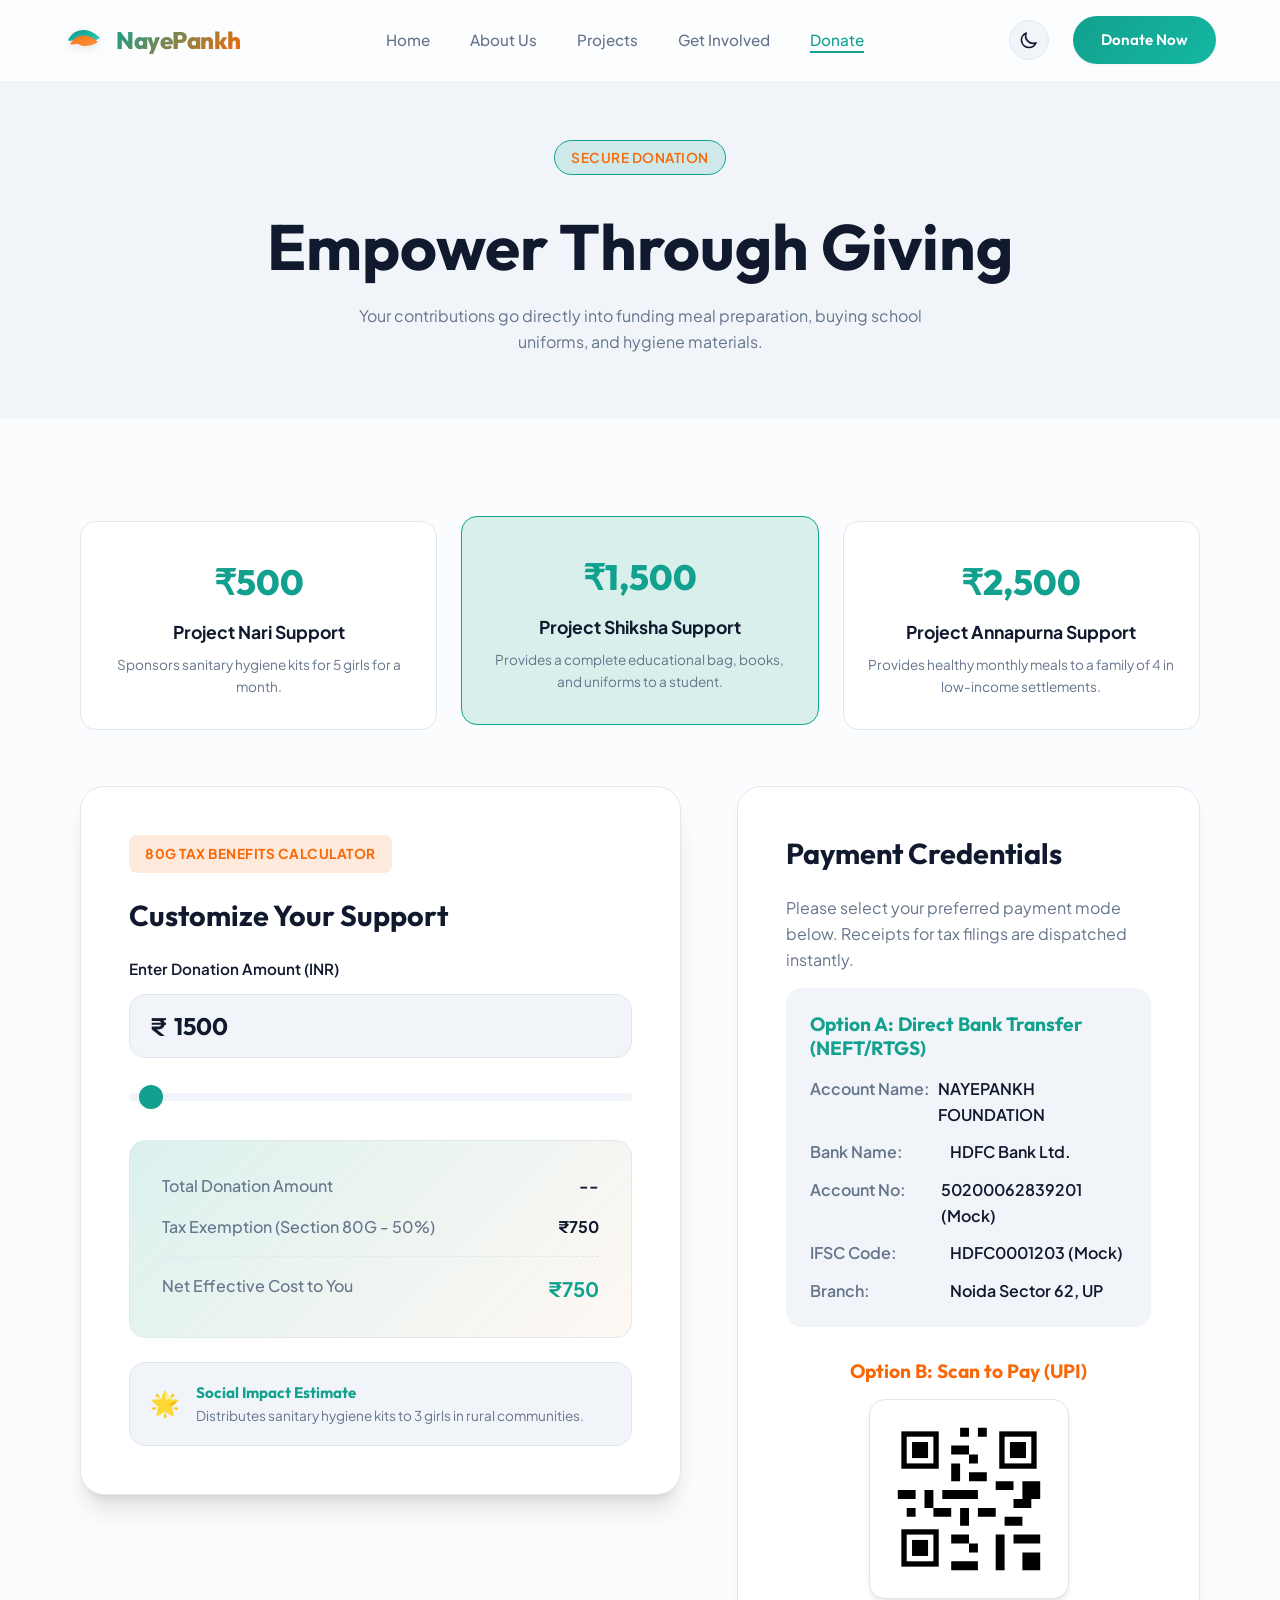
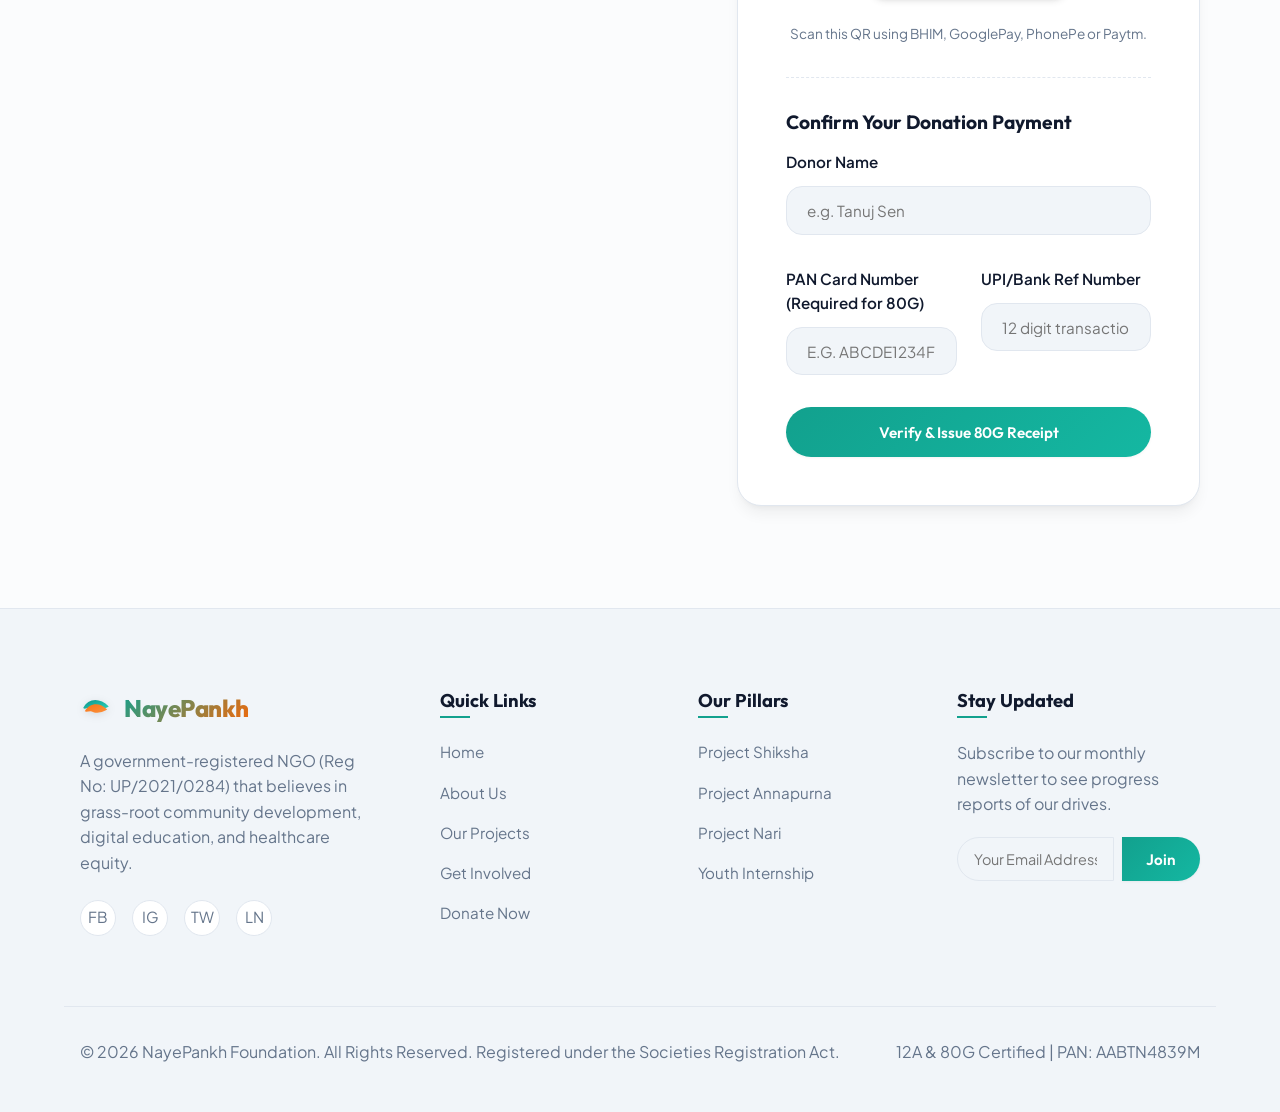
<file: donate.html>
<!DOCTYPE html>
<html lang="en">
<head>
  <meta charset="UTF-8">
  <meta name="viewport" content="width=device-width, initial-scale=1.0">
  <title>Donate Now - NayePankh Foundation</title>
  <meta name="description" content="Support NayePankh Foundation's education, food, and hygiene drives. Donate online and claim 50% tax deduction under Section 80G.">
  <link rel="stylesheet" href="style.css">
</head>
<body>

  <!-- Navigation Header -->
  <header>
    <div class="container navbar">
      <a href="index.html" class="logo" id="header-logo">
        <svg viewBox="0 0 100 100" style="width: 40px; height: 40px;">
          <path d="M10,50 C25,20 60,15 90,45 C75,55 55,55 45,55 C40,55 35,50 30,50 C20,50 15,55 10,50 Z" fill="url(#logo-grad-1)"/>
          <path d="M15,60 C30,35 60,30 85,55 C70,65 55,65 48,65 C43,65 38,60 33,60 C25,60 20,63 15,60 Z" fill="url(#logo-grad-2)"/>
          <defs>
            <linearGradient id="logo-grad-1" x1="0%" y1="0%" x2="100%" y2="100%">
              <stop offset="0%" stop-color="#0d9488" />
              <stop offset="100%" stop-color="#2dd4bf" />
            </linearGradient>
            <linearGradient id="logo-grad-2" x1="0%" y1="0%" x2="100%" y2="100%">
              <stop offset="0%" stop-color="#f97316" />
              <stop offset="100%" stop-color="#fb923c" />
            </linearGradient>
          </defs>
        </svg>
        <span>NayePankh</span>
      </a>
      
      <nav>
        <ul class="nav-menu" id="nav-menu">
          <li><a href="index.html" class="nav-link">Home</a></li>
          <li><a href="about.html" class="nav-link">About Us</a></li>
          <li><a href="projects.html" class="nav-link">Projects</a></li>
          <li><a href="volunteer.html" class="nav-link">Get Involved</a></li>
          <li><a href="donate.html" class="nav-link active">Donate</a></li>
        </ul>
      </nav>

      <div class="header-actions">
        <button class="theme-toggle-btn" id="theme-toggle" aria-label="Toggle Theme">
          <svg class="sun" fill="none" stroke="currentColor" viewBox="0 0 24 24" xmlns="http://www.w3.org/2000/svg">
            <path stroke-linecap="round" stroke-linejoin="round" stroke-width="2" d="M12 3v1m0 16v1m9-9h-1M4 12H3m15.364-6.364l-.707.707M6.343 17.657l-.707.707m0-12.728l.707.707m12.728 12.728l.707-.707M12 8a4 4 0 100 8 4 4 0 000-8z"></path>
          </svg>
          <svg class="moon" fill="none" stroke="currentColor" viewBox="0 0 24 24" xmlns="http://www.w3.org/2000/svg">
            <path stroke-linecap="round" stroke-linejoin="round" stroke-width="2" d="M20.354 15.354A9 9 0 018.646 3.646 9.003 9.003 0 0012 21a9.003 9.003 0 008.354-5.646z"></path>
          </svg>
        </button>
        <a href="donate.html" class="btn btn-primary" id="nav-donate-btn">Donate Now</a>
        <button class="menu-btn" id="menu-btn" aria-label="Toggle Menu">
          <span></span>
          <span></span>
          <span></span>
        </button>
      </div>
    </div>
  </header>

  <!-- Page Header -->
  <section class="section section-alt" style="padding-top: 140px; padding-bottom: 4rem;">
    <div class="container text-center">
      <span class="badge" style="background-color: var(--primary-glow); border-color: var(--primary);">Secure Donation</span>
      <h1 style="margin-top: 0.5rem; margin-bottom: 1rem;">Empower Through Giving</h1>
      <p style="max-width: 600px; margin: 0 auto;">Your contributions go directly into funding meal preparation, buying school uniforms, and hygiene materials.</p>
    </div>
  </section>

  <!-- Donation Main Content -->
  <section class="section">
    <div class="container">
      
      <!-- Preset Tier Cards -->
      <div class="tier-cards">
        <!-- Preset 1 -->
        <div class="tier-card" data-amount="500">
          <div class="tier-amount">₹500</div>
          <div class="tier-title">Project Nari Support</div>
          <div class="tier-desc">Sponsors sanitary hygiene kits for 5 girls for a month.</div>
        </div>

        <!-- Preset 2 -->
        <div class="tier-card selected" data-amount="1500">
          <div class="tier-amount">₹1,500</div>
          <div class="tier-title">Project Shiksha Support</div>
          <div class="tier-desc">Provides a complete educational bag, books, and uniforms to a student.</div>
        </div>

        <!-- Preset 3 -->
        <div class="tier-card" data-amount="2500">
          <div class="tier-amount">₹2,500</div>
          <div class="tier-title">Project Annapurna Support</div>
          <div class="tier-desc">Provides healthy monthly meals to a family of 4 in low-income settlements.</div>
        </div>
      </div>

      <!-- Donation Grid: Calc & Bank details -->
      <div class="donation-grid">
        
        <!-- Calculator -->
        <div class="donation-calculator">
          <span class="tax-badge">80G Tax Benefits Calculator</span>
          <h3 class="calc-title">Customize Your Support</h3>
          
          <div class="form-group">
            <label for="donation-input">Enter Donation Amount (INR)</label>
            <div class="amount-input-box">
              <span class="currency-symbol">₹</span>
              <input type="number" id="donation-input" value="1500" min="100" max="1000000" required>
            </div>
            
            <div class="slider-container">
              <input type="range" id="donation-range" class="range-slider" min="500" max="50000" step="500" value="1500">
            </div>
          </div>

          <div class="calc-results">
            <div class="calc-row">
              <span class="calc-label">Total Donation Amount</span>
              <span class="calc-value" id="calc-total">--</span>
            </div>
            <div class="calc-row">
              <span class="calc-label">Tax Exemption (Section 80G - 50%)</span>
              <span class="calc-value" id="calc-tax-saving">₹0</span>
            </div>
            <div class="calc-row">
              <span class="calc-label">Net Effective Cost to You</span>
              <span class="calc-value highlight" id="calc-net-cost">₹0</span>
            </div>
          </div>

          <div style="margin-top: 1.5rem; display: flex; gap: 1rem; align-items: flex-start; background-color: var(--bg-secondary); padding: 1.25rem; border-radius: var(--radius-md); border: 1px solid var(--card-border);">
            <div style="font-size: 1.5rem;">🌟</div>
            <div>
              <h4 style="margin-bottom: 0.25rem; font-size: 0.95rem; color: var(--primary);">Social Impact Estimate</h4>
              <p style="font-size: 0.85rem; margin: 0; line-height: 1.4;" id="calc-impact">Updating impact...</p>
            </div>
          </div>
        </div>

        <!-- Payment Gateway Options -->
        <div class="payment-modes">
          <h3>Payment Credentials</h3>
          <p>Please select your preferred payment mode below. Receipts for tax filings are dispatched instantly.</p>
          
          <!-- Tabbed Bank details / QR -->
          <div class="bank-details">
            <h4 style="margin-bottom: 1rem; color: var(--primary);">Option A: Direct Bank Transfer (NEFT/RTGS)</h4>
            <div class="bank-details-row">
              <span class="bank-label">Account Name:</span>
              <span class="bank-value">NAYEPANKH FOUNDATION</span>
            </div>
            <div class="bank-details-row">
              <span class="bank-label">Bank Name:</span>
              <span class="bank-value">HDFC Bank Ltd.</span>
            </div>
            <div class="bank-details-row">
              <span class="bank-label">Account No:</span>
              <span class="bank-value">50200062839201 (Mock)</span>
            </div>
            <div class="bank-details-row">
              <span class="bank-label">IFSC Code:</span>
              <span class="bank-value">HDFC0001203 (Mock)</span>
            </div>
            <div class="bank-details-row">
              <span class="bank-label">Branch:</span>
              <span class="bank-value">Noida Sector 62, UP</span>
            </div>
          </div>

          <div class="qr-section">
            <h4 style="margin-bottom: 1rem; color: var(--secondary);">Option B: Scan to Pay (UPI)</h4>
            <div class="qr-box">
              <svg viewBox="0 0 100 100" style="width: 100%; height: 100%;">
                <rect x="0" y="0" width="100" height="100" fill="#fff"/>
                <!-- Corners -->
                <rect x="10" y="10" width="25" height="25" fill="#000" stroke="#fff" stroke-width="4"/>
                <rect x="15" y="15" width="15" height="15" fill="#fff"/>
                <rect x="18" y="18" width="9" height="9" fill="#000"/>
                
                <rect x="65" y="10" width="25" height="25" fill="#000" stroke="#fff" stroke-width="4"/>
                <rect x="70" y="15" width="15" height="15" fill="#fff"/>
                <rect x="73" y="18" width="9" height="9" fill="#000"/>
                
                <rect x="10" y="65" width="25" height="25" fill="#000" stroke="#fff" stroke-width="4"/>
                <rect x="15" y="70" width="15" height="15" fill="#fff"/>
                <rect x="18" y="73" width="9" height="9" fill="#000"/>
                
                <!-- Random QR patterns -->
                <path d="M 45 10 h 5 v 5 h -5 z M 55 10 h 5 v 5 h -5 z M 40 20 h 10 v 5 h -10 z M 50 25 h 5 v 5 h -5 z M 40 30 h 5 v 10 h -5 z M 50 35 h 10 v 5 h -10 z M 10 45 h 10 v 5 h -10 z M 25 45 h 5 v 10 h -5 z M 35 45 h 20 v 5 h -20 z M 15 55 h 5 v 5 h -5 z M 30 55 h 10 v 5 h -10 z M 45 55 h 5 v 10 h -5 z M 55 55 h 10 v 5 h -10 z M 65 40 h 10 v 5 h -10 z M 80 40 h 10 v 10 h -10 z M 75 50 h 10 v 5 h -10 z M 70 60 h 10 v 5 h -10 z M 65 70 h 5 v 20 h -5 z M 75 70 h 15 v 5 h -15 z M 80 80 h 10 v 10 h -10 z M 40 70 h 10 v 5 h -10 z M 50 75 h 5 v 5 h -5 z M 40 85 h 15 v 5 h -15 z" fill="#000"/>
              </svg>
            </div>
            <p style="font-size: 0.85rem; color: var(--text-secondary);">Scan this QR using BHIM, GooglePay, PhonePe or Paytm.</p>
          </div>

          <!-- Transaction confirmation simulator form -->
          <form id="payment-form" style="margin-top: 2rem; border-top: 1px dashed var(--card-border); padding-top: 2rem;">
            <h4 style="margin-bottom: 1rem;">Confirm Your Donation Payment</h4>
            <div class="form-group">
              <label for="don-name">Donor Name</label>
              <input type="text" id="don-name" placeholder="e.g. Tanuj Sen" required class="input-style">
            </div>
            <div class="form-row">
              <div class="form-group">
                <label for="don-pan">PAN Card Number (Required for 80G)</label>
                <input type="text" id="don-pan" placeholder="e.g. ABCDE1234F" required pattern="[A-Z]{5}[0-9]{4}[A-Z]{1}" class="input-style" style="text-transform: uppercase;">
              </div>
              <div class="form-group">
                <label for="don-ref">UPI/Bank Ref Number</label>
                <input type="text" id="don-ref" placeholder="12 digit transaction Ref" required class="input-style">
              </div>
            </div>
            <button type="submit" class="btn btn-primary" style="width: 100%; padding: 0.95rem;">Verify & Issue 80G Receipt</button>
          </form>

        </div>

      </div>

    </div>
  </section>

  <!-- Footer Section -->
  <footer>
    <div class="container footer-grid">
      <div class="footer-about">
        <a href="index.html" class="logo" style="margin-bottom: 1rem;">
          <svg viewBox="0 0 100 100" style="width: 32px; height: 32px;">
            <path d="M10,50 C25,20 60,15 90,45 C75,55 55,55 45,55 C40,55 35,50 30,50 C20,50 15,55 10,50 Z" fill="url(#logo-grad-footer-1)"/>
            <path d="M15,60 C30,35 60,30 85,55 C70,65 55,65 48,65 C43,65 38,60 33,60 C25,60 20,63 15,60 Z" fill="url(#logo-grad-footer-2)"/>
            <defs>
              <linearGradient id="logo-grad-footer-1" x1="0%" y1="0%" x2="100%" y2="100%">
                <stop offset="0%" stop-color="#0d9488" />
                <stop offset="100%" stop-color="#2dd4bf" />
              </linearGradient>
              <linearGradient id="logo-grad-footer-2" x1="0%" y1="0%" x2="100%" y2="100%">
                <stop offset="0%" stop-color="#f97316" />
                <stop offset="100%" stop-color="#fb923c" />
              </linearGradient>
            </defs>
          </svg>
          <span>NayePankh</span>
        </a>
        <p>A government-registered NGO (Reg No: UP/2021/0284) that believes in grass-root community development, digital education, and healthcare equity.</p>
        <ul class="social-links">
          <li><a href="#" class="social-link" aria-label="Facebook">FB</a></li>
          <li><a href="#" class="social-link" aria-label="Instagram">IG</a></li>
          <li><a href="#" class="social-link" aria-label="Twitter">TW</a></li>
          <li><a href="#" class="social-link" aria-label="LinkedIn">LN</a></li>
        </ul>
      </div>

      <div class="footer-col">
        <h4>Quick Links</h4>
        <ul>
          <li><a href="index.html">Home</a></li>
          <li><a href="about.html">About Us</a></li>
          <li><a href="projects.html">Our Projects</a></li>
          <li><a href="volunteer.html">Get Involved</a></li>
          <li><a href="donate.html">Donate Now</a></li>
        </ul>
      </div>

      <div class="footer-col">
        <h4>Our Pillars</h4>
        <ul>
          <li><a href="projects.html">Project Shiksha</a></li>
          <li><a href="projects.html">Project Annapurna</a></li>
          <li><a href="projects.html">Project Nari</a></li>
          <li><a href="volunteer.html">Youth Internship</a></li>
        </ul>
      </div>

      <div class="footer-col">
        <h4>Stay Updated</h4>
        <p>Subscribe to our monthly newsletter to see progress reports of our drives.</p>
        <form class="newsletter-form" id="newsletter-form-footer">
          <input type="email" placeholder="Your Email Address" required class="input-style" style="border-radius: var(--radius-full) 0 0 var(--radius-full); margin-bottom: 0;">
          <button type="submit" class="btn btn-primary" style="border-radius: 0 var(--radius-full) var(--radius-full) 0; padding: 0.75rem 1.5rem;" id="newsletter-submit-btn">Join</button>
        </form>
      </div>
    </div>

    <div class="container footer-bottom">
      <div>
        <p>&copy; 2026 NayePankh Foundation. All Rights Reserved. Registered under the Societies Registration Act.</p>
      </div>
      <div>
        <p>12A & 80G Certified | PAN: AABTN4839M</p>
      </div>
    </div>
  </footer>

  <script src="main.js"></script>
</body>
</html>
</file>
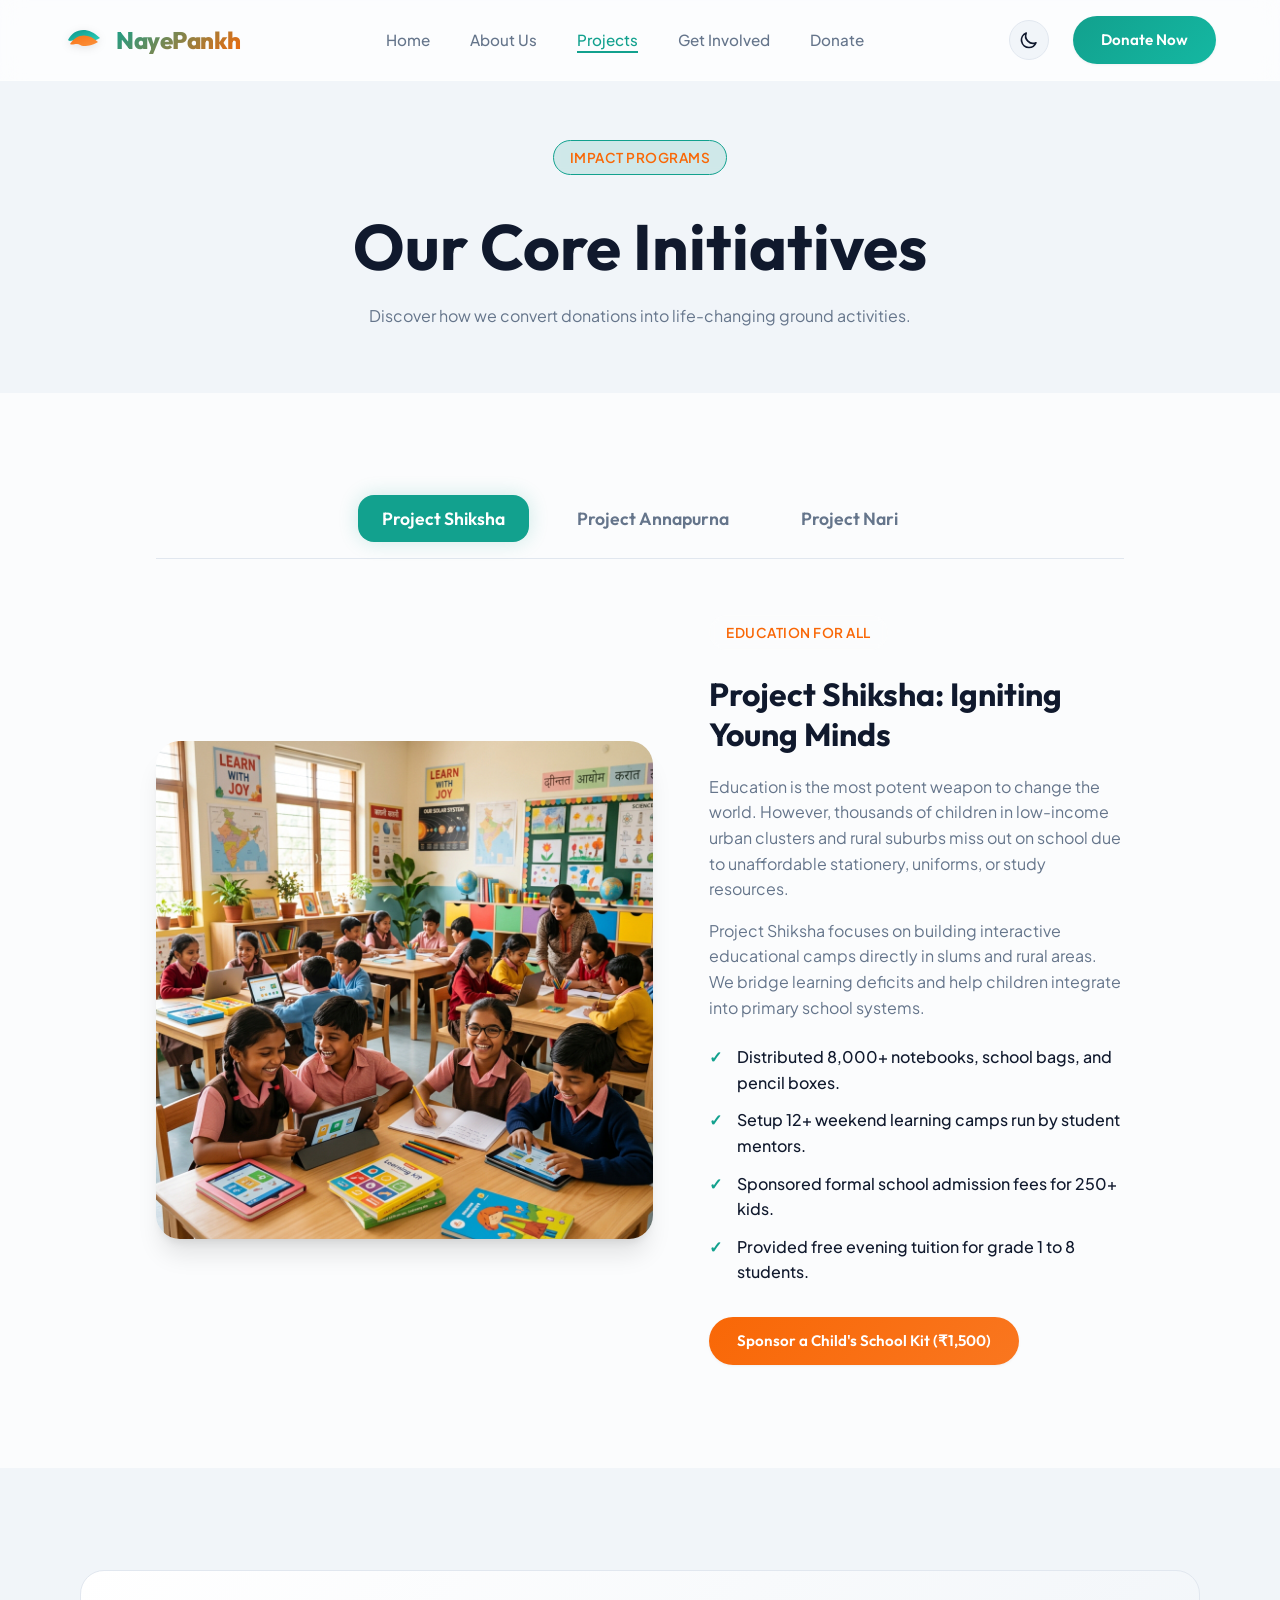
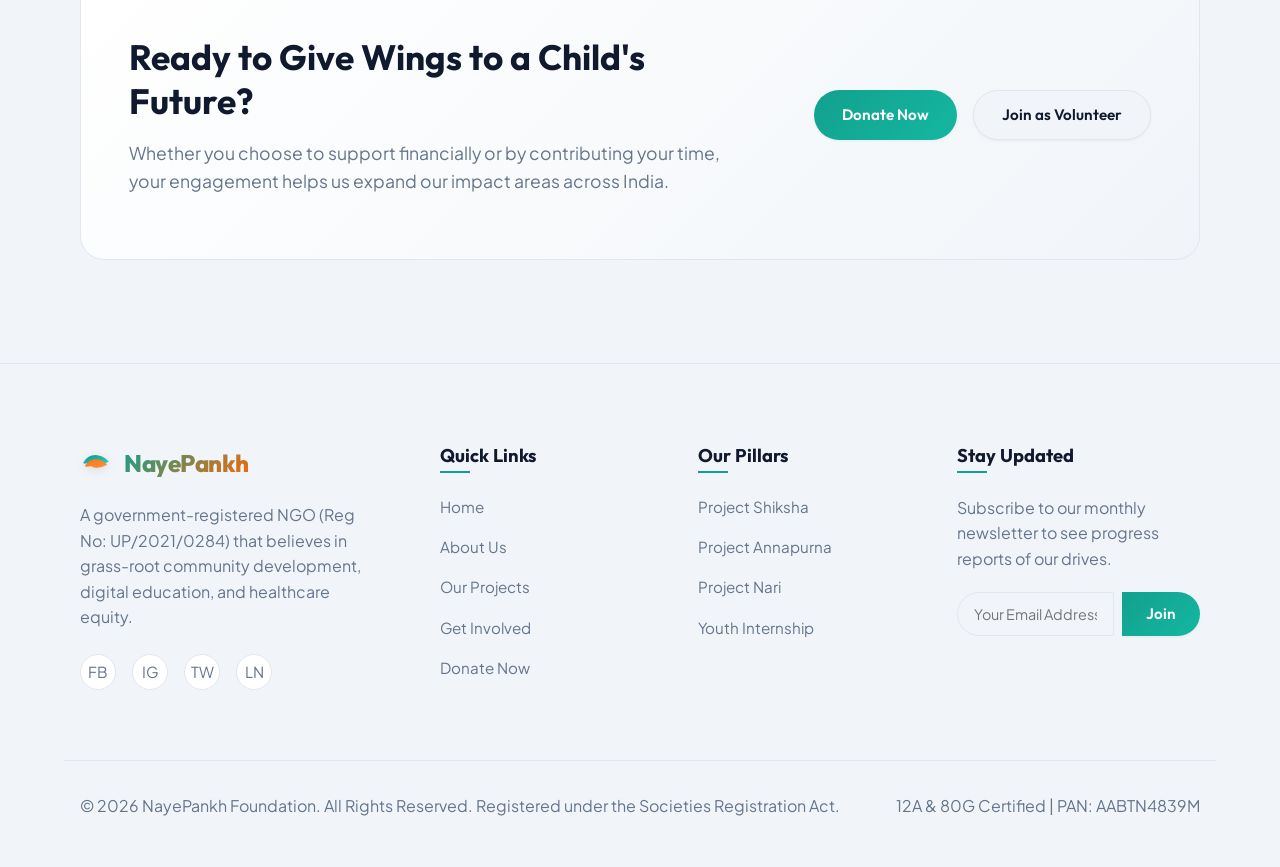
<file: projects.html>
<!DOCTYPE html>
<html lang="en">
<head>
  <meta charset="UTF-8">
  <meta name="viewport" content="width=device-width, initial-scale=1.0">
  <title>Our Projects - NayePankh Foundation</title>
  <meta name="description" content="Learn about Project Shiksha, Project Annapurna, and Project Nari. See how NayePankh Foundation creates direct impact.">
  <link rel="stylesheet" href="style.css">
</head>
<body>

  <!-- Navigation Header -->
  <header>
    <div class="container navbar">
      <a href="index.html" class="logo" id="header-logo">
        <svg viewBox="0 0 100 100" style="width: 40px; height: 40px;">
          <path d="M10,50 C25,20 60,15 90,45 C75,55 55,55 45,55 C40,55 35,50 30,50 C20,50 15,55 10,50 Z" fill="url(#logo-grad-1)"/>
          <path d="M15,60 C30,35 60,30 85,55 C70,65 55,65 48,65 C43,65 38,60 33,60 C25,60 20,63 15,60 Z" fill="url(#logo-grad-2)"/>
          <defs>
            <linearGradient id="logo-grad-1" x1="0%" y1="0%" x2="100%" y2="100%">
              <stop offset="0%" stop-color="#0d9488" />
              <stop offset="100%" stop-color="#2dd4bf" />
            </linearGradient>
            <linearGradient id="logo-grad-2" x1="0%" y1="0%" x2="100%" y2="100%">
              <stop offset="0%" stop-color="#f97316" />
              <stop offset="100%" stop-color="#fb923c" />
            </linearGradient>
          </defs>
        </svg>
        <span>NayePankh</span>
      </a>
      
      <nav>
        <ul class="nav-menu" id="nav-menu">
          <li><a href="index.html" class="nav-link">Home</a></li>
          <li><a href="about.html" class="nav-link">About Us</a></li>
          <li><a href="projects.html" class="nav-link active">Projects</a></li>
          <li><a href="volunteer.html" class="nav-link">Get Involved</a></li>
          <li><a href="donate.html" class="nav-link">Donate</a></li>
        </ul>
      </nav>

      <div class="header-actions">
        <button class="theme-toggle-btn" id="theme-toggle" aria-label="Toggle Theme">
          <svg class="sun" fill="none" stroke="currentColor" viewBox="0 0 24 24" xmlns="http://www.w3.org/2000/svg">
            <path stroke-linecap="round" stroke-linejoin="round" stroke-width="2" d="M12 3v1m0 16v1m9-9h-1M4 12H3m15.364-6.364l-.707.707M6.343 17.657l-.707.707m0-12.728l.707.707m12.728 12.728l.707-.707M12 8a4 4 0 100 8 4 4 0 000-8z"></path>
          </svg>
          <svg class="moon" fill="none" stroke="currentColor" viewBox="0 0 24 24" xmlns="http://www.w3.org/2000/svg">
            <path stroke-linecap="round" stroke-linejoin="round" stroke-width="2" d="M20.354 15.354A9 9 0 018.646 3.646 9.003 9.003 0 0012 21a9.003 9.003 0 008.354-5.646z"></path>
          </svg>
        </button>
        <a href="donate.html" class="btn btn-primary" id="nav-donate-btn">Donate Now</a>
        <button class="menu-btn" id="menu-btn" aria-label="Toggle Menu">
          <span></span>
          <span></span>
          <span></span>
        </button>
      </div>
    </div>
  </header>

  <!-- Page Header -->
  <section class="section section-alt" style="padding-top: 140px; padding-bottom: 4rem;">
    <div class="container text-center">
      <span class="badge" style="background-color: var(--primary-glow); border-color: var(--primary);">Impact Programs</span>
      <h1 style="margin-top: 0.5rem; margin-bottom: 1rem;">Our Core Initiatives</h1>
      <p style="max-width: 600px; margin: 0 auto;">Discover how we convert donations into life-changing ground activities.</p>
    </div>
  </section>

  <!-- Tabbed Projects Showcase -->
  <section class="section">
    <div class="container tabs-container">
      
      <!-- Tab Buttons -->
      <ul class="tab-list">
        <li><button class="tab-btn active" data-tab="project-shiksha" id="tab-shiksha-btn">Project Shiksha</button></li>
        <li><button class="tab-btn" data-tab="project-annapurna" id="tab-annapurna-btn">Project Annapurna</button></li>
        <li><button class="tab-btn" data-tab="project-nari" id="tab-nari-btn">Project Nari</button></li>
      </ul>

      <!-- Tab Panels -->
      <!-- Project 1: Shiksha -->
      <div class="tab-content active" id="project-shiksha">
        <div class="project-details">
          <div class="project-image-box">
            <img src="assets/project_shiksha.png" alt="Children Studying happily in classroom">
          </div>
          <div class="project-text">
            <span class="badge">Education for All</span>
            <h3>Project Shiksha: Igniting Young Minds</h3>
            <p>Education is the most potent weapon to change the world. However, thousands of children in low-income urban clusters and rural suburbs miss out on school due to unaffordable stationery, uniforms, or study resources.</p>
            <p>Project Shiksha focuses on building interactive educational camps directly in slums and rural areas. We bridge learning deficits and help children integrate into primary school systems.</p>
            <ul class="project-highlight-list">
              <li>Distributed 8,000+ notebooks, school bags, and pencil boxes.</li>
              <li>Setup 12+ weekend learning camps run by student mentors.</li>
              <li>Sponsored formal school admission fees for 250+ kids.</li>
              <li>Provided free evening tuition for grade 1 to 8 students.</li>
            </ul>
            <a href="donate.html" class="btn btn-accent" id="shiksha-sponsor-btn">Sponsor a Child's School Kit (₹1,500)</a>
          </div>
        </div>
      </div>

      <!-- Project 2: Annapurna -->
      <div class="tab-content" id="project-annapurna">
        <div class="project-details">
          <div class="project-image-box">
            <img src="assets/project_annapurna.png" alt="Volunteers distributing nutritional meals">
          </div>
          <div class="project-text">
            <span class="badge" style="color: var(--secondary);">Zero Hunger</span>
            <h3>Project Annapurna: Fighting Malnutrition</h3>
            <p>No child should have to study on an empty stomach. Hunger and malnutrition severely impact cognitive development in growing children. During the lockdowns, feeding families became an emergency necessity, which we have now institutionalized as a regular project.</p>
            <p>Our team cooks and distributes freshly made, hot, and hygienic meals directly to construction worker camps, brick-kiln clusters, and remote villages.</p>
            <ul class="project-highlight-list">
              <li>Served over 50,000+ hot nutritional meals since inception.</li>
              <li>Distributes dry ration boxes (rice, flour, dal, oil) to needy single-mother households.</li>
              <li>Conducts special sweet and fruit distribution drives during major Indian festivals.</li>
              <li>Runs stray animal feeding drives in town areas.</li>
            </ul>
            <a href="donate.html" class="btn btn-accent" id="annapurna-sponsor-btn">Sponsor Slum Family Meals (₹2,500)</a>
          </div>
        </div>
      </div>

      <!-- Project 3: Nari -->
      <div class="tab-content" id="project-nari">
        <div class="project-details">
          <div class="project-image-box">
            <img src="assets/project_nari.png" alt="Women health awareness camp">
          </div>
          <div class="project-text">
            <span class="badge" style="color: var(--accent);">Health & Dignity</span>
            <h3>Project Nari: Menstrual Hygiene & Awareness</h3>
            <p>In rural India, silence and taboos around menstruation prevent girls from attending school and lead to severe infections. Project Nari tackles the stigma head-on through health education workshops and regular pad distribution.</p>
            <p>We work in collaboration with female health educators to teach girls about menstrual biology, hygiene care, and sanitary disposal methods.</p>
            <ul class="project-highlight-list">
              <li>Conducted 45+ menstrual health and reproductive awareness camps.</li>
              <li>Distributed 15,000+ packs of high-quality biodegradable sanitary napkins.</li>
              <li>Supported rural schools by helping install sanitary pad vending machines.</li>
              <li>Provided vocational stitching classes to women to support livelihood.</li>
            </ul>
            <a href="donate.html" class="btn btn-accent" id="nari-sponsor-btn">Sponsor a Hygiene Kit for 5 Girls (₹500)</a>
          </div>
        </div>
      </div>

    </div>
  </section>

  <!-- Interactive Call-To-Action Banner -->
  <section class="section section-alt" id="action-cta">
    <div class="container">
      <div class="cta-banner" style="background: linear-gradient(135deg, var(--card-bg), var(--bg-secondary));">
        <div class="cta-text">
          <h3>Ready to Give Wings to a Child's Future?</h3>
          <p>Whether you choose to support financially or by contributing your time, your engagement helps us expand our impact areas across India.</p>
        </div>
        <div class="cta-action" style="display: flex; gap: 1rem;">
          <a href="donate.html" class="btn btn-primary" id="cta-donate-redirect">Donate Now</a>
          <a href="volunteer.html" class="btn btn-secondary" id="cta-volunteer-redirect">Join as Volunteer</a>
        </div>
      </div>
    </div>
  </section>

  <!-- Footer Section -->
  <footer>
    <div class="container footer-grid">
      <div class="footer-about">
        <a href="index.html" class="logo" style="margin-bottom: 1rem;">
          <svg viewBox="0 0 100 100" style="width: 32px; height: 32px;">
            <path d="M10,50 C25,20 60,15 90,45 C75,55 55,55 45,55 C40,55 35,50 30,50 C20,50 15,55 10,50 Z" fill="url(#logo-grad-footer-1)"/>
            <path d="M15,60 C30,35 60,30 85,55 C70,65 55,65 48,65 C43,65 38,60 33,60 C25,60 20,63 15,60 Z" fill="url(#logo-grad-footer-2)"/>
            <defs>
              <linearGradient id="logo-grad-footer-1" x1="0%" y1="0%" x2="100%" y2="100%">
                <stop offset="0%" stop-color="#0d9488" />
                <stop offset="100%" stop-color="#2dd4bf" />
              </linearGradient>
              <linearGradient id="logo-grad-footer-2" x1="0%" y1="0%" x2="100%" y2="100%">
                <stop offset="0%" stop-color="#f97316" />
                <stop offset="100%" stop-color="#fb923c" />
              </linearGradient>
            </defs>
          </svg>
          <span>NayePankh</span>
        </a>
        <p>A government-registered NGO (Reg No: UP/2021/0284) that believes in grass-root community development, digital education, and healthcare equity.</p>
        <ul class="social-links">
          <li><a href="#" class="social-link" aria-label="Facebook">FB</a></li>
          <li><a href="#" class="social-link" aria-label="Instagram">IG</a></li>
          <li><a href="#" class="social-link" aria-label="Twitter">TW</a></li>
          <li><a href="#" class="social-link" aria-label="LinkedIn">LN</a></li>
        </ul>
      </div>

      <div class="footer-col">
        <h4>Quick Links</h4>
        <ul>
          <li><a href="index.html">Home</a></li>
          <li><a href="about.html">About Us</a></li>
          <li><a href="projects.html">Our Projects</a></li>
          <li><a href="volunteer.html">Get Involved</a></li>
          <li><a href="donate.html">Donate Now</a></li>
        </ul>
      </div>

      <div class="footer-col">
        <h4>Our Pillars</h4>
        <ul>
          <li><a href="projects.html">Project Shiksha</a></li>
          <li><a href="projects.html">Project Annapurna</a></li>
          <li><a href="projects.html">Project Nari</a></li>
          <li><a href="volunteer.html">Youth Internship</a></li>
        </ul>
      </div>

      <div class="footer-col">
        <h4>Stay Updated</h4>
        <p>Subscribe to our monthly newsletter to see progress reports of our drives.</p>
        <form class="newsletter-form" id="newsletter-form-footer">
          <input type="email" placeholder="Your Email Address" required class="input-style" style="border-radius: var(--radius-full) 0 0 var(--radius-full); margin-bottom: 0;">
          <button type="submit" class="btn btn-primary" style="border-radius: 0 var(--radius-full) var(--radius-full) 0; padding: 0.75rem 1.5rem;" id="newsletter-submit-btn">Join</button>
        </form>
      </div>
    </div>

    <div class="container footer-bottom">
      <div>
        <p>&copy; 2026 NayePankh Foundation. All Rights Reserved. Registered under the Societies Registration Act.</p>
      </div>
      <div>
        <p>12A & 80G Certified | PAN: AABTN4839M</p>
      </div>
    </div>
  </footer>

  <script src="main.js"></script>
</body>
</html>
</file>
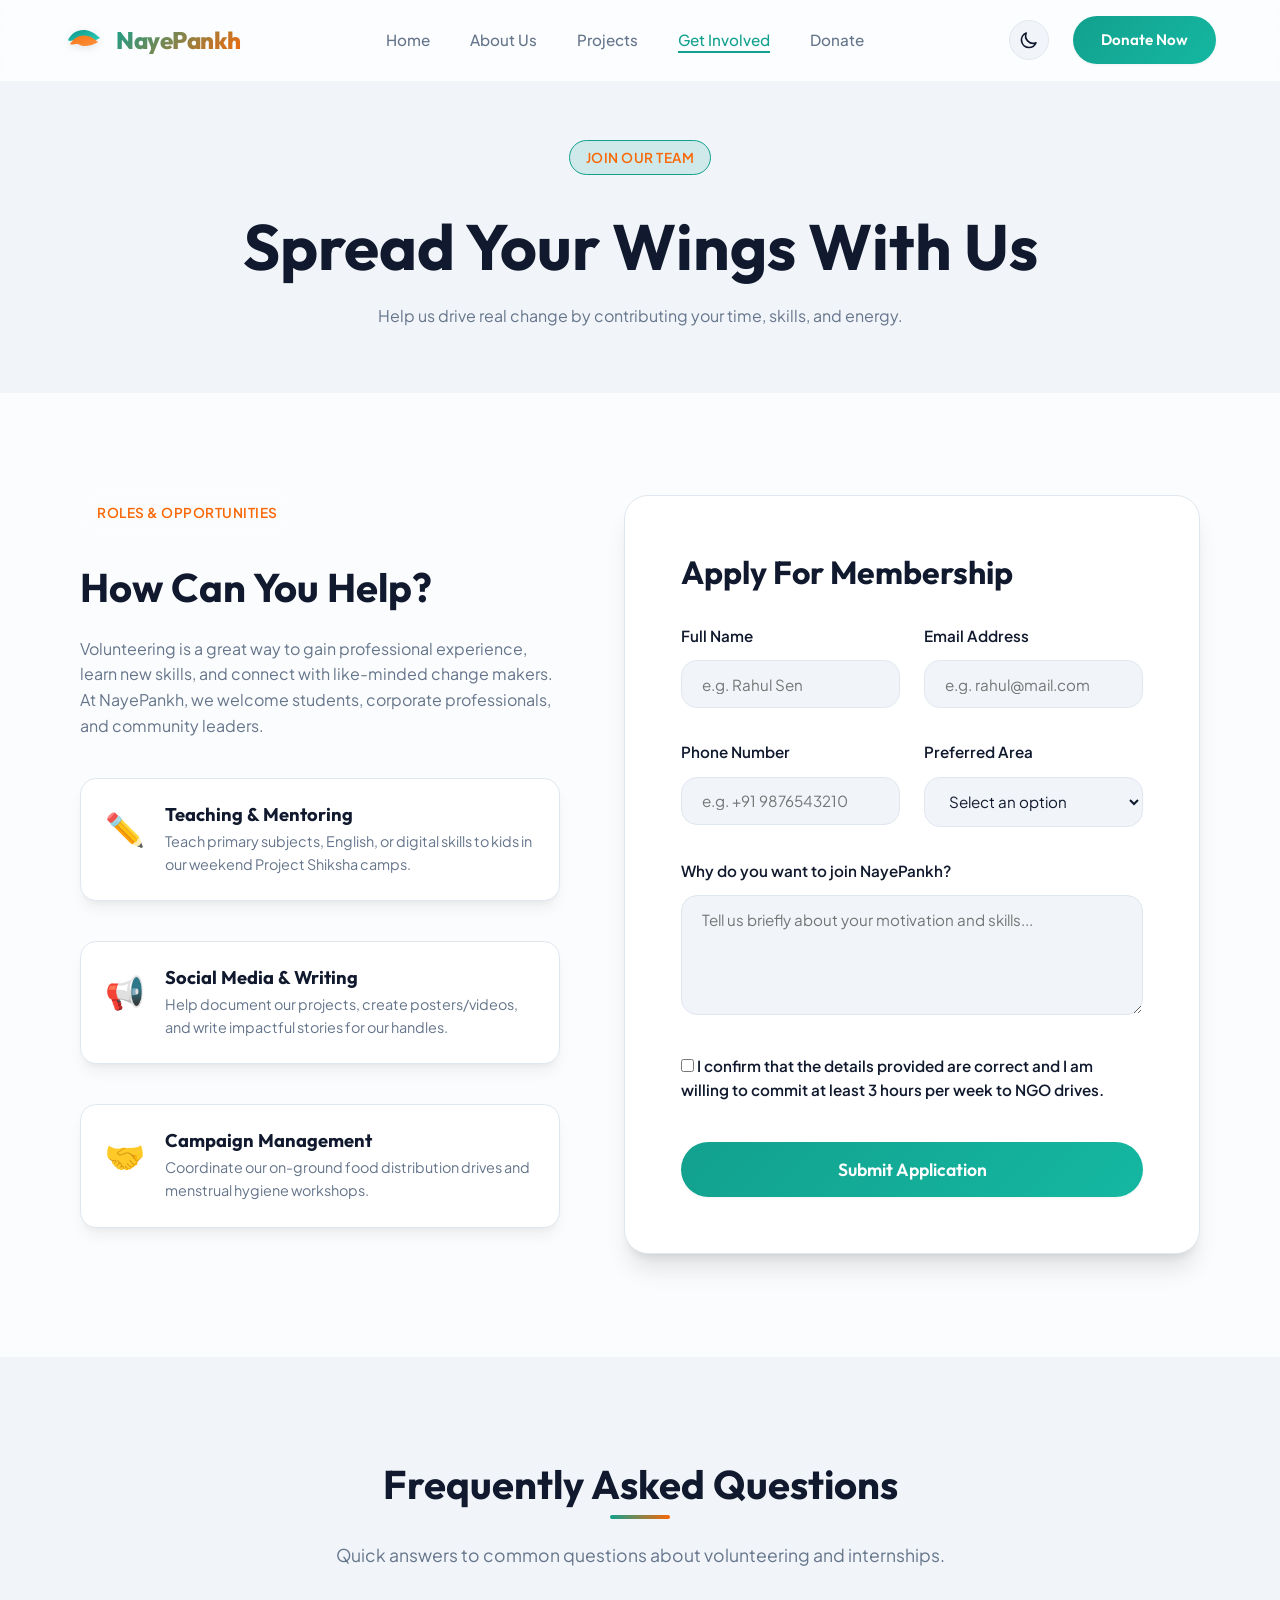
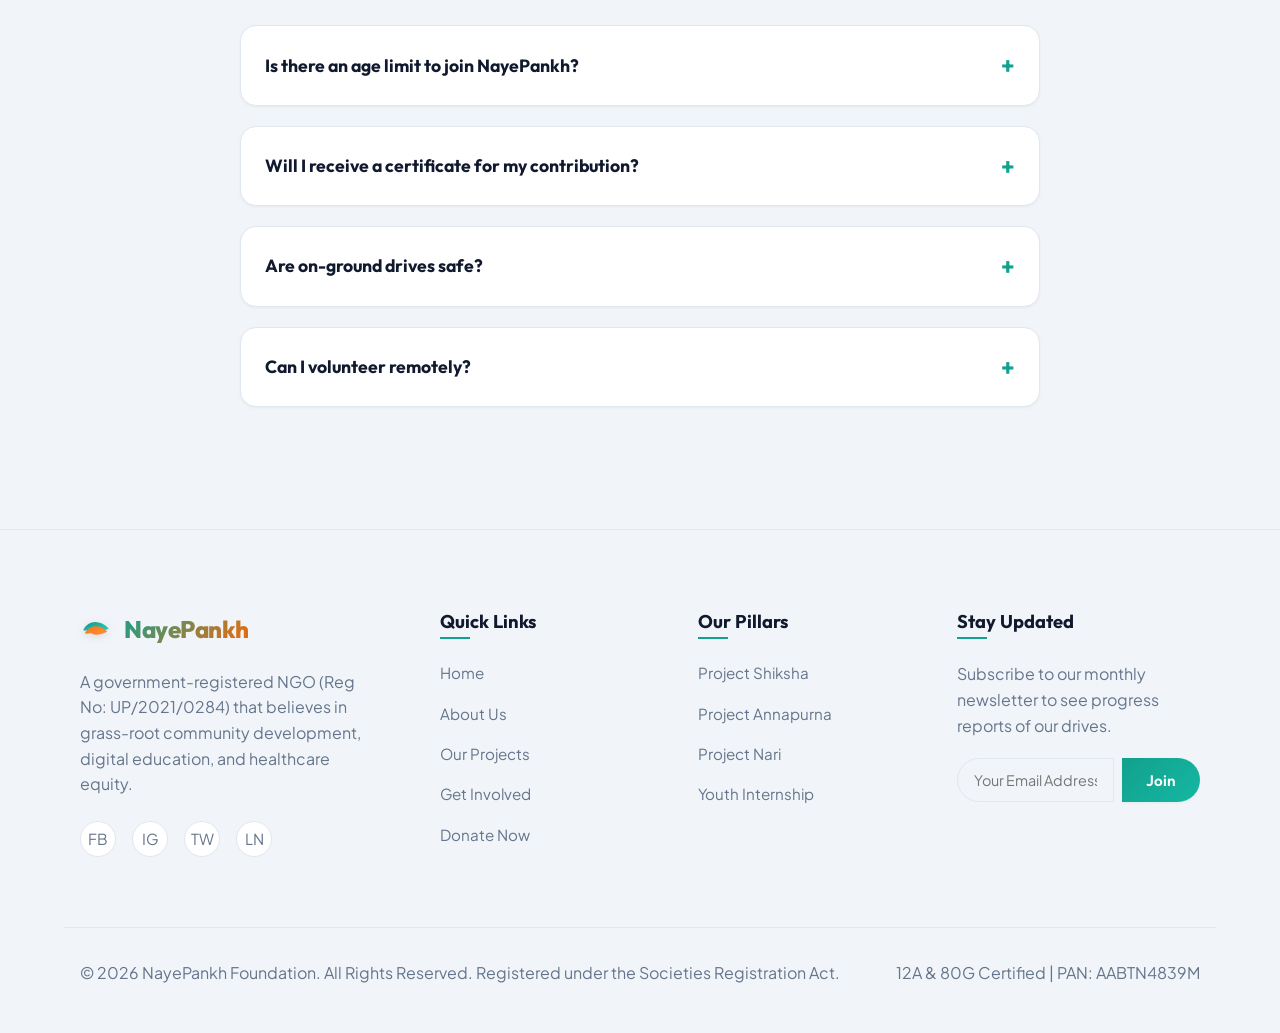
<file: volunteer.html>
<!DOCTYPE html>
<html lang="en">
<head>
  <meta charset="UTF-8">
  <meta name="viewport" content="width=device-width, initial-scale=1.0">
  <title>Get Involved - NayePankh Foundation</title>
  <meta name="description" content="Join NayePankh Foundation as a volunteer or intern to build a better future. Apply today.">
  <link rel="stylesheet" href="style.css">
  <style>
    /* Accordion / FAQ specific styles */
    .faq-container {
      max-width: 800px;
      margin: 0 auto;
    }
    
    details {
      background-color: var(--card-bg);
      border: 1px solid var(--card-border);
      border-radius: var(--radius-md);
      padding: 1.25rem 1.5rem;
      margin-bottom: 1.25rem;
      box-shadow: var(--shadow-sm);
      transition: var(--transition);
      cursor: pointer;
    }

    details[open] {
      border-color: var(--primary);
      box-shadow: var(--shadow);
    }
    
    summary {
      font-weight: 700;
      font-size: 1.1rem;
      font-family: var(--font-heading);
      list-style: none;
      display: flex;
      justify-content: space-between;
      align-items: center;
      outline: none;
    }
    
    summary::-webkit-details-marker {
      display: none;
    }
    
    summary::after {
      content: '+';
      font-size: 1.5rem;
      color: var(--primary);
      transition: transform 0.3s ease;
    }
    
    details[open] summary::after {
      content: '−';
      transform: rotate(180deg);
    }
    
    details p {
      margin-top: 1rem;
      margin-bottom: 0;
      font-size: 0.95rem;
    }
  </style>
</head>
<body>

  <!-- Navigation Header -->
  <header>
    <div class="container navbar">
      <a href="index.html" class="logo" id="header-logo">
        <svg viewBox="0 0 100 100" style="width: 40px; height: 40px;">
          <path d="M10,50 C25,20 60,15 90,45 C75,55 55,55 45,55 C40,55 35,50 30,50 C20,50 15,55 10,50 Z" fill="url(#logo-grad-1)"/>
          <path d="M15,60 C30,35 60,30 85,55 C70,65 55,65 48,65 C43,65 38,60 33,60 C25,60 20,63 15,60 Z" fill="url(#logo-grad-2)"/>
          <defs>
            <linearGradient id="logo-grad-1" x1="0%" y1="0%" x2="100%" y2="100%">
              <stop offset="0%" stop-color="#0d9488" />
              <stop offset="100%" stop-color="#2dd4bf" />
            </linearGradient>
            <linearGradient id="logo-grad-2" x1="0%" y1="0%" x2="100%" y2="100%">
              <stop offset="0%" stop-color="#f97316" />
              <stop offset="100%" stop-color="#fb923c" />
            </linearGradient>
          </defs>
        </svg>
        <span>NayePankh</span>
      </a>
      
      <nav>
        <ul class="nav-menu" id="nav-menu">
          <li><a href="index.html" class="nav-link">Home</a></li>
          <li><a href="about.html" class="nav-link">About Us</a></li>
          <li><a href="projects.html" class="nav-link">Projects</a></li>
          <li><a href="volunteer.html" class="nav-link active">Get Involved</a></li>
          <li><a href="donate.html" class="nav-link">Donate</a></li>
        </ul>
      </nav>

      <div class="header-actions">
        <button class="theme-toggle-btn" id="theme-toggle" aria-label="Toggle Theme">
          <svg class="sun" fill="none" stroke="currentColor" viewBox="0 0 24 24" xmlns="http://www.w3.org/2000/svg">
            <path stroke-linecap="round" stroke-linejoin="round" stroke-width="2" d="M12 3v1m0 16v1m9-9h-1M4 12H3m15.364-6.364l-.707.707M6.343 17.657l-.707.707m0-12.728l.707.707m12.728 12.728l.707-.707M12 8a4 4 0 100 8 4 4 0 000-8z"></path>
          </svg>
          <svg class="moon" fill="none" stroke="currentColor" viewBox="0 0 24 24" xmlns="http://www.w3.org/2000/svg">
            <path stroke-linecap="round" stroke-linejoin="round" stroke-width="2" d="M20.354 15.354A9 9 0 018.646 3.646 9.003 9.003 0 0012 21a9.003 9.003 0 008.354-5.646z"></path>
          </svg>
        </button>
        <a href="donate.html" class="btn btn-primary" id="nav-donate-btn">Donate Now</a>
        <button class="menu-btn" id="menu-btn" aria-label="Toggle Menu">
          <span></span>
          <span></span>
          <span></span>
        </button>
      </div>
    </div>
  </header>

  <!-- Page Header -->
  <section class="section section-alt" style="padding-top: 140px; padding-bottom: 4rem;">
    <div class="container text-center">
      <span class="badge" style="background-color: var(--primary-glow); border-color: var(--primary);">Join Our Team</span>
      <h1 style="margin-top: 0.5rem; margin-bottom: 1rem;">Spread Your Wings With Us</h1>
      <p style="max-width: 600px; margin: 0 auto;">Help us drive real change by contributing your time, skills, and energy.</p>
    </div>
  </section>

  <!-- Opportunities & Form Section -->
  <section class="section">
    <div class="container volunteer-layout">
      <!-- Opportunities Info -->
      <div style="animation: slideUp 0.6s ease;">
        <span class="badge">Roles & Opportunities</span>
        <h2 style="margin-top: 0.5rem; margin-bottom: 1.5rem;">How Can You Help?</h2>
        <p>Volunteering is a great way to gain professional experience, learn new skills, and connect with like-minded change makers. At NayePankh, we welcome students, corporate professionals, and community leaders.</p>
        
        <div class="grid-2" style="margin-top: 2.5rem; grid-template-columns: 1fr;">
          <div class="stat-card" style="text-align: left; padding: 1.5rem; display: flex; gap: 1.25rem;">
            <div style="flex-shrink: 0; color: var(--primary); font-size: 2rem;">✏️</div>
            <div>
              <h3 style="font-size: 1.15rem; margin-bottom: 0.25rem;">Teaching & Mentoring</h3>
              <p style="font-size: 0.9rem; margin-bottom: 0;">Teach primary subjects, English, or digital skills to kids in our weekend Project Shiksha camps.</p>
            </div>
          </div>

          <div class="stat-card" style="text-align: left; padding: 1.5rem; display: flex; gap: 1.25rem;">
            <div style="flex-shrink: 0; color: var(--secondary); font-size: 2rem;">📢</div>
            <div>
              <h3 style="font-size: 1.15rem; margin-bottom: 0.25rem;">Social Media & Writing</h3>
              <p style="font-size: 0.9rem; margin-bottom: 0;">Help document our projects, create posters/videos, and write impactful stories for our handles.</p>
            </div>
          </div>

          <div class="stat-card" style="text-align: left; padding: 1.5rem; display: flex; gap: 1.25rem;">
            <div style="flex-shrink: 0; color: var(--primary); font-size: 2rem;">🤝</div>
            <div>
              <h3 style="font-size: 1.15rem; margin-bottom: 0.25rem;">Campaign Management</h3>
              <p style="font-size: 0.9rem; margin-bottom: 0;">Coordinate our on-ground food distribution drives and menstrual hygiene workshops.</p>
            </div>
          </div>
        </div>
      </div>

      <!-- Application Form -->
      <div class="form-wrapper">
        <h3>Apply For Membership</h3>
        <form id="volunteer-form">
          <div class="form-row">
            <div class="form-group">
              <label for="v-name">Full Name</label>
              <input type="text" id="v-name" required class="input-style" placeholder="e.g. Rahul Sen">
            </div>
            <div class="form-group">
              <label for="v-email">Email Address</label>
              <input type="email" id="v-email" required class="input-style" placeholder="e.g. rahul@mail.com">
            </div>
          </div>

          <div class="form-row">
            <div class="form-group">
              <label for="v-phone">Phone Number</label>
              <input type="tel" id="v-phone" required class="input-style" placeholder="e.g. +91 9876543210">
            </div>
            <div class="form-group">
              <label for="v-role">Preferred Area</label>
              <select id="v-role" required class="input-style">
                <option value="" disabled selected>Select an option</option>
                <option value="teaching">Teaching / Project Shiksha</option>
                <option value="drives">Field Operations / Annapurna</option>
                <option value="hygiene">Women Hygiene / Nari</option>
                <option value="media">Design & Social Media</option>
              </select>
            </div>
          </div>

          <div class="form-group">
            <label for="v-message">Why do you want to join NayePankh?</label>
            <textarea id="v-message" required class="input-style" placeholder="Tell us briefly about your motivation and skills..."></textarea>
          </div>

          <div class="form-group" style="margin-bottom: 2.5rem;">
            <label class="checkbox-label">
              <input type="checkbox" required>
              <span>I confirm that the details provided are correct and I am willing to commit at least 3 hours per week to NGO drives.</span>
            </label>
          </div>

          <button type="submit" class="btn btn-primary btn-lg" style="width: 100%;" id="volunteer-submit-btn">Submit Application</button>
        </form>
      </div>
    </div>
  </section>

  <!-- FAQ Accordions -->
  <section class="section section-alt" id="faq-section">
    <div class="container">
      <div class="section-header">
        <h2>Frequently Asked Questions</h2>
        <p>Quick answers to common questions about volunteering and internships.</p>
      </div>

      <div class="faq-container">
        <!-- FAQ 1 -->
        <details>
          <summary>Is there an age limit to join NayePankh?</summary>
          <p>No, we do not have strict age barriers. While we are a youth-led foundation run primarily by high school and college students, anyone with a passionate heart and a willingness to help underprivileged sections is welcome to apply.</p>
        </details>

        <!-- FAQ 2 -->
        <details>
          <summary>Will I receive a certificate for my contribution?</summary>
          <p>Yes, all official volunteers and interns receive a formal certificate of appreciation and a letter of recommendation detailing their impact, hours served, and projects handled. These certificates are highly recognized in college applications and career paths.</p>
        </details>

        <!-- FAQ 3 -->
        <details>
          <summary>Are on-ground drives safe?</summary>
          <p>Absolutely. We prioritize safety. All on-ground food distribution or medical camps are organized with local permissions, proper supervision, and protective hygiene wear. Student volunteers are always accompanied by lead project coordinators.</p>
        </details>

        <!-- FAQ 4 -->
        <details>
          <summary>Can I volunteer remotely?</summary>
          <p>Yes. If you are not based in North India or cannot travel for field work, you can apply for our digital volunteer positions. These include graphic designing, content writing, social media management, translation services, and fundraising coordinate roles.</p>
        </details>
      </div>
    </div>
  </section>

  <!-- Footer Section -->
  <footer>
    <div class="container footer-grid">
      <div class="footer-about">
        <a href="index.html" class="logo" style="margin-bottom: 1rem;">
          <svg viewBox="0 0 100 100" style="width: 32px; height: 32px;">
            <path d="M10,50 C25,20 60,15 90,45 C75,55 55,55 45,55 C40,55 35,50 30,50 C20,50 15,55 10,50 Z" fill="url(#logo-grad-footer-1)"/>
            <path d="M15,60 C30,35 60,30 85,55 C70,65 55,65 48,65 C43,65 38,60 33,60 C25,60 20,63 15,60 Z" fill="url(#logo-grad-footer-2)"/>
            <defs>
              <linearGradient id="logo-grad-footer-1" x1="0%" y1="0%" x2="100%" y2="100%">
                <stop offset="0%" stop-color="#0d9488" />
                <stop offset="100%" stop-color="#2dd4bf" />
              </linearGradient>
              <linearGradient id="logo-grad-footer-2" x1="0%" y1="0%" x2="100%" y2="100%">
                <stop offset="0%" stop-color="#f97316" />
                <stop offset="100%" stop-color="#fb923c" />
              </linearGradient>
            </defs>
          </svg>
          <span>NayePankh</span>
        </a>
        <p>A government-registered NGO (Reg No: UP/2021/0284) that believes in grass-root community development, digital education, and healthcare equity.</p>
        <ul class="social-links">
          <li><a href="#" class="social-link" aria-label="Facebook">FB</a></li>
          <li><a href="#" class="social-link" aria-label="Instagram">IG</a></li>
          <li><a href="#" class="social-link" aria-label="Twitter">TW</a></li>
          <li><a href="#" class="social-link" aria-label="LinkedIn">LN</a></li>
        </ul>
      </div>

      <div class="footer-col">
        <h4>Quick Links</h4>
        <ul>
          <li><a href="index.html">Home</a></li>
          <li><a href="about.html">About Us</a></li>
          <li><a href="projects.html">Our Projects</a></li>
          <li><a href="volunteer.html">Get Involved</a></li>
          <li><a href="donate.html">Donate Now</a></li>
        </ul>
      </div>

      <div class="footer-col">
        <h4>Our Pillars</h4>
        <ul>
          <li><a href="projects.html">Project Shiksha</a></li>
          <li><a href="projects.html">Project Annapurna</a></li>
          <li><a href="projects.html">Project Nari</a></li>
          <li><a href="volunteer.html">Youth Internship</a></li>
        </ul>
      </div>

      <div class="footer-col">
        <h4>Stay Updated</h4>
        <p>Subscribe to our monthly newsletter to see progress reports of our drives.</p>
        <form class="newsletter-form" id="newsletter-form-footer">
          <input type="email" placeholder="Your Email Address" required class="input-style" style="border-radius: var(--radius-full) 0 0 var(--radius-full); margin-bottom: 0;">
          <button type="submit" class="btn btn-primary" style="border-radius: 0 var(--radius-full) var(--radius-full) 0; padding: 0.75rem 1.5rem;" id="newsletter-submit-btn">Join</button>
        </form>
      </div>
    </div>

    <div class="container footer-bottom">
      <div>
        <p>&copy; 2026 NayePankh Foundation. All Rights Reserved. Registered under the Societies Registration Act.</p>
      </div>
      <div>
        <p>12A & 80G Certified | PAN: AABTN4839M</p>
      </div>
    </div>
  </footer>

  <script src="main.js"></script>
</body>
</html>
</file>
<file: style.css>
/* Google Fonts */
@import url('https://fonts.googleapis.com/css2?family=Outfit:wght@300;400;500;600;700;800&family=Plus+Jakarta+Sans:wght@300;400;500;600;700;800&display=swap');

/* CSS Custom Properties & Design Tokens */
:root {
  /* Fonts */
  --font-heading: 'Outfit', -apple-system, BlinkMacSystemFont, "Segoe UI", Roboto, sans-serif;
  --font-body: 'Plus Jakarta Sans', -apple-system, BlinkMacSystemFont, "Segoe UI", Roboto, sans-serif;

  /* HSL Colors - Light Mode Default */
  --primary-h: 172;
  --primary-s: 80%;
  --primary-l: 35%;
  --primary: hsl(var(--primary-h), var(--primary-s), var(--primary-l));
  --primary-hover: hsl(var(--primary-h), var(--primary-s), calc(var(--primary-l) - 8%));
  --primary-glow: hsla(var(--primary-h), var(--primary-s), var(--primary-l), 0.15);

  --secondary-h: 24;
  --secondary-s: 95%;
  --secondary-l: 50%;
  --secondary: hsl(var(--secondary-h), var(--secondary-s), var(--secondary-l));
  --secondary-hover: hsl(var(--secondary-h), var(--secondary-s), calc(var(--secondary-l) - 8%));

  --accent-h: 262;
  --accent-s: 80%;
  --accent-l: 50%;
  --accent: hsl(var(--accent-h), var(--accent-s), var(--accent-l));

  --bg-primary: hsl(210, 40%, 99%);
  --bg-secondary: hsl(210, 40%, 96%);
  --card-bg: hsl(0, 0%, 100%);
  --card-border: hsl(214, 32%, 91%);
  --text-primary: hsl(222, 47%, 12%);
  --text-secondary: hsl(215, 16%, 47%);
  --glass-bg: rgba(255, 255, 255, 0.75);
  --glass-border: rgba(255, 255, 255, 0.4);

  --shadow-sm: 0 1px 3px 0 rgba(0, 0, 0, 0.05);
  --shadow: 0 4px 6px -1px rgba(0, 0, 0, 0.08), 0 2px 4px -2px rgba(0, 0, 0, 0.08);
  --shadow-md: 0 10px 15px -3px rgba(0, 0, 0, 0.06), 0 4px 6px -4px rgba(0, 0, 0, 0.06);
  --shadow-lg: 0 20px 25px -5px rgba(0, 0, 0, 0.1), 0 8px 10px -6px rgba(0, 0, 0, 0.1);
  --shadow-glow: 0 0 20px hsla(var(--primary-h), var(--primary-s), var(--primary-l), 0.2);

  --radius-sm: 8px;
  --radius-md: 16px;
  --radius-lg: 24px;
  --radius-full: 9999px;

  --transition: all 0.3s cubic-bezier(0.4, 0, 0.2, 1);
  --transition-slow: all 0.5s cubic-bezier(0.4, 0, 0.2, 1);
}

/* Dark Mode Overrides */
html.dark {
  --bg-primary: hsl(222, 47%, 8%);
  --bg-secondary: hsl(222, 47%, 4%);
  --card-bg: hsl(222, 47%, 12%);
  --card-border: hsl(222, 32%, 16%);
  --text-primary: hsl(210, 40%, 98%);
  --text-secondary: hsl(215, 20%, 65%);
  --glass-bg: rgba(15, 23, 42, 0.75);
  --glass-border: rgba(255, 255, 255, 0.08);

  --primary-l: 45%;
  --primary: hsl(var(--primary-h), var(--primary-s), var(--primary-l));
  --primary-hover: hsl(var(--primary-h), var(--primary-s), calc(var(--primary-l) + 8%));
  --primary-glow: hsla(var(--primary-h), var(--primary-s), var(--primary-l), 0.3);

  --secondary-l: 58%;
  --secondary: hsl(var(--secondary-h), var(--secondary-s), var(--secondary-l));
  --secondary-hover: hsl(var(--secondary-h), var(--secondary-s), calc(var(--secondary-l) + 8%));

  --shadow-sm: 0 1px 3px 0 rgba(0, 0, 0, 0.3);
  --shadow: 0 4px 6px -1px rgba(0, 0, 0, 0.4), 0 2px 4px -2px rgba(0, 0, 0, 0.4);
  --shadow-md: 0 10px 15px -3px rgba(0, 0, 0, 0.5), 0 4px 6px -4px rgba(0, 0, 0, 0.5);
  --shadow-lg: 0 20px 25px -5px rgba(0, 0, 0, 0.6), 0 8px 10px -6px rgba(0, 0, 0, 0.6);
  --shadow-glow: 0 0 20px hsla(var(--primary-h), var(--primary-s), var(--primary-l), 0.4);
}

/* Reset */
*, *::before, *::after {
  box-sizing: border-box;
  margin: 0;
  padding: 0;
}

html {
  scroll-behavior: smooth;
  font-size: 16px;
}

body {
  font-family: var(--font-body);
  background-color: var(--bg-primary);
  color: var(--text-primary);
  line-height: 1.6;
  overflow-x: hidden;
  transition: background-color 0.3s ease, color 0.3s ease;
}

/* Typography */
h1, h2, h3, h4, h5, h6 {
  font-family: var(--font-heading);
  font-weight: 700;
  line-height: 1.25;
  color: var(--text-primary);
}

h1 { font-size: clamp(2.5rem, 5vw, 4rem); }
h2 { font-size: clamp(1.8rem, 4vw, 2.5rem); }
h3 { font-size: clamp(1.3rem, 3vw, 1.8rem); }
h4 { font-size: 1.2rem; }

p {
  color: var(--text-secondary);
  font-size: 1rem;
  margin-bottom: 1rem;
}

a {
  color: inherit;
  text-decoration: none;
  transition: var(--transition);
}

/* Layout Utilities */
.container {
  width: 90%;
  max-width: 1200px;
  margin: 0 auto;
  padding: 0 1rem;
}

.section {
  padding: clamp(4rem, 8vw, 7rem) 0;
}

.section-alt {
  background-color: var(--bg-secondary);
}

.text-center { text-align: center; }

.section-header {
  max-width: 650px;
  margin: 0 auto 3.5rem auto;
  text-align: center;
}

.section-header h2 {
  margin-bottom: 1rem;
  position: relative;
  display: inline-block;
}

.section-header h2::after {
  content: '';
  position: absolute;
  bottom: -10px;
  left: 50%;
  transform: translateX(-50%);
  width: 60px;
  height: 4px;
  border-radius: var(--radius-full);
  background: linear-gradient(90deg, var(--primary), var(--secondary));
}

.section-header p {
  margin-top: 1rem;
  font-size: 1.1rem;
}

.grid-2 {
  display: grid;
  grid-template-columns: repeat(auto-fit, minmax(300px, 1fr));
  gap: 2.5rem;
  align-items: center;
}

.grid-3 {
  display: grid;
  grid-template-columns: repeat(auto-fit, minmax(280px, 1fr));
  gap: 2rem;
}

.grid-4 {
  display: grid;
  grid-template-columns: repeat(auto-fit, minmax(220px, 1fr));
  gap: 1.5rem;
}

.flex-center {
  display: flex;
  justify-content: center;
  align-items: center;
}

/* Glassmorphism Header */
header {
  position: fixed;
  top: 0;
  left: 0;
  width: 100%;
  z-index: 1000;
  background-color: var(--glass-bg);
  backdrop-filter: blur(12px);
  border-bottom: 1px solid var(--glass-border);
  transition: var(--transition);
}

header.scrolled {
  padding: 0.5rem 0;
  box-shadow: var(--shadow);
}

.navbar {
  display: flex;
  justify-content: space-between;
  align-items: center;
  padding: 1rem 0;
}

.logo {
  display: flex;
  align-items: center;
  gap: 0.75rem;
  font-family: var(--font-heading);
  font-weight: 800;
  font-size: 1.5rem;
  letter-spacing: -0.5px;
  color: var(--text-primary);
}

.logo svg {
  width: 32px;
  height: 32px;
  fill: var(--primary);
  filter: drop-shadow(0 2px 4px rgba(0,0,0,0.1));
}

.logo span {
  background: linear-gradient(135deg, var(--primary), var(--secondary));
  -webkit-background-clip: text;
  -webkit-text-fill-color: transparent;
}

.nav-menu {
  display: flex;
  align-items: center;
  gap: 2.5rem;
  list-style: none;
}

.nav-link {
  font-weight: 500;
  font-size: 0.95rem;
  color: var(--text-secondary);
  position: relative;
  padding: 0.25rem 0;
}

.nav-link:hover, .nav-link.active {
  color: var(--primary);
}

.nav-link::after {
  content: '';
  position: absolute;
  bottom: 0;
  left: 0;
  width: 100%;
  height: 2px;
  background-color: var(--primary);
  transform: scaleX(0);
  transform-origin: right;
  transition: transform 0.3s ease;
}

.nav-link:hover::after, .nav-link.active::after {
  transform: scaleX(1);
  transform-origin: left;
}

.header-actions {
  display: flex;
  align-items: center;
  gap: 1.5rem;
}

/* Theme Toggle Button */
.theme-toggle-btn {
  background: none;
  border: none;
  cursor: pointer;
  width: 40px;
  height: 40px;
  border-radius: var(--radius-full);
  display: flex;
  align-items: center;
  justify-content: center;
  background-color: var(--bg-secondary);
  border: 1px solid var(--card-border);
  color: var(--text-primary);
  transition: var(--transition);
}

.theme-toggle-btn:hover {
  transform: scale(1.05);
  background-color: var(--card-border);
}

.theme-toggle-btn svg {
  width: 20px;
  height: 20px;
}

.theme-toggle-btn .sun { display: none; }
.theme-toggle-btn .moon { display: block; }
html.dark .theme-toggle-btn .sun { display: block; }
html.dark .theme-toggle-btn .moon { display: none; }

/* Buttons */
.btn {
  display: inline-flex;
  align-items: center;
  justify-content: center;
  gap: 0.5rem;
  padding: 0.75rem 1.75rem;
  font-weight: 600;
  font-size: 0.95rem;
  border-radius: var(--radius-full);
  border: none;
  cursor: pointer;
  transition: var(--transition);
  box-shadow: var(--shadow-sm);
  font-family: var(--font-heading);
}

.btn-primary {
  background: linear-gradient(135deg, var(--primary), hsla(var(--primary-h), var(--primary-s), calc(var(--primary-l) + 5%), 1));
  color: #fff;
}

.btn-primary:hover {
  transform: translateY(-2px);
  box-shadow: var(--shadow-glow);
}

.btn-secondary {
  background-color: var(--bg-secondary);
  border: 1px solid var(--card-border);
  color: var(--text-primary);
}

.btn-secondary:hover {
  background-color: var(--card-border);
  transform: translateY(-2px);
}

.btn-accent {
  background: linear-gradient(135deg, var(--secondary), hsla(var(--secondary-h), var(--secondary-s), calc(var(--secondary-l) + 5%), 1));
  color: #fff;
}

.btn-accent:hover {
  transform: translateY(-2px);
  box-shadow: 0 8px 15px hsla(var(--secondary-h), var(--secondary-s), var(--secondary-l), 0.3);
}

.btn-lg {
  padding: 1rem 2.5rem;
  font-size: 1.1rem;
}

/* Mobile Hamburger Menu */
.menu-btn {
  display: none;
  background: none;
  border: none;
  cursor: pointer;
  padding: 0.5rem;
  z-index: 1001;
}

.menu-btn span {
  display: block;
  width: 25px;
  height: 2px;
  background-color: var(--text-primary);
  margin-bottom: 5px;
  transition: var(--transition);
}

.menu-btn span:last-child {
  margin-bottom: 0;
}

/* Hero Section */
.hero {
  position: relative;
  min-height: 100vh;
  padding-top: 80px;
  display: flex;
  align-items: center;
  color: #fff;
  background-size: cover;
  background-position: center;
  background-repeat: no-repeat;
}

.hero::before {
  content: '';
  position: absolute;
  top: 0;
  left: 0;
  width: 100%;
  height: 100%;
  background: linear-gradient(135deg, rgba(15, 23, 42, 0.9) 30%, rgba(13, 148, 136, 0.4) 100%);
  z-index: 1;
}

.hero .container {
  position: relative;
  z-index: 2;
}

.hero-content {
  max-width: 680px;
  animation: slideUp 0.8s var(--transition-slow);
}

.badge {
  display: inline-block;
  padding: 0.35rem 1rem;
  background-color: rgba(255, 255, 255, 0.1);
  border: 1px solid rgba(255, 255, 255, 0.2);
  backdrop-filter: blur(4px);
  color: var(--secondary);
  border-radius: var(--radius-full);
  font-weight: 600;
  font-size: 0.85rem;
  margin-bottom: 1.5rem;
  letter-spacing: 0.5px;
  text-transform: uppercase;
}

.hero-content h1 {
  font-size: clamp(2.5rem, 5.5vw, 4.2rem);
  font-weight: 800;
  line-height: 1.15;
  margin-bottom: 1.5rem;
  color: #fff;
}

.hero-content h1 span {
  background: linear-gradient(135deg, #2dd4bf, var(--secondary));
  -webkit-background-clip: text;
  -webkit-text-fill-color: transparent;
}

.hero-content p {
  font-size: clamp(1.1rem, 2vw, 1.25rem);
  color: rgba(255, 255, 255, 0.85);
  margin-bottom: 2.5rem;
}

.hero-btns {
  display: flex;
  gap: 1.25rem;
  flex-wrap: wrap;
}

.hero-btns .btn-secondary {
  background-color: rgba(255, 255, 255, 0.08);
  border: 1px solid rgba(255, 255, 255, 0.2);
  color: #fff;
}

.hero-btns .btn-secondary:hover {
  background-color: rgba(255, 255, 255, 0.15);
}

/* Impact Section Counter Cards */
.impact-grid {
  margin-top: -80px;
  position: relative;
  z-index: 10;
}

.stat-card {
  background-color: var(--card-bg);
  border: 1px solid var(--card-border);
  padding: 2.5rem 2rem;
  border-radius: var(--radius-md);
  text-align: center;
  box-shadow: var(--shadow-md);
  transition: var(--transition);
}

.stat-card:hover {
  transform: translateY(-5px);
  box-shadow: var(--shadow-lg);
  border-color: var(--primary);
}

.stat-icon {
  width: 60px;
  height: 60px;
  border-radius: var(--radius-full);
  background-color: var(--primary-glow);
  color: var(--primary);
  display: flex;
  align-items: center;
  justify-content: center;
  margin: 0 auto 1.5rem auto;
}

.stat-icon svg {
  width: 28px;
  height: 28px;
}

.stat-number {
  font-size: 2.5rem;
  font-weight: 800;
  font-family: var(--font-heading);
  background: linear-gradient(135deg, var(--primary), var(--secondary));
  -webkit-background-clip: text;
  -webkit-text-fill-color: transparent;
  margin-bottom: 0.25rem;
}

.stat-label {
  font-weight: 600;
  color: var(--text-primary);
  font-size: 1.05rem;
}

.stat-desc {
  font-size: 0.85rem;
  color: var(--text-secondary);
}

/* Card General Styling */
.card {
  background-color: var(--card-bg);
  border: 1px solid var(--card-border);
  border-radius: var(--radius-md);
  overflow: hidden;
  box-shadow: var(--shadow);
  transition: var(--transition-slow);
}

.card:hover {
  transform: translateY(-8px);
  box-shadow: var(--shadow-lg), var(--shadow-glow);
}

.card-img-wrapper {
  position: relative;
  height: 220px;
  overflow: hidden;
}

.card-img {
  width: 100%;
  height: 100%;
  object-fit: cover;
  transition: var(--transition-slow);
}

.card:hover .card-img {
  transform: scale(1.08);
}

.card-body {
  padding: 2rem;
}

.card-title {
  margin-bottom: 0.75rem;
}

.card-meta {
  display: flex;
  gap: 1rem;
  font-size: 0.85rem;
  color: var(--primary);
  font-weight: 600;
  margin-bottom: 1rem;
  text-transform: uppercase;
}

/* Projects Tabs */
.tabs-container {
  max-width: 1000px;
  margin: 0 auto;
}

.tab-list {
  display: flex;
  justify-content: center;
  list-style: none;
  gap: 1.5rem;
  margin-bottom: 3.5rem;
  border-bottom: 1px solid var(--card-border);
  padding-bottom: 1rem;
}

.tab-btn {
  background: none;
  border: none;
  font-family: var(--font-heading);
  font-size: 1.1rem;
  font-weight: 600;
  color: var(--text-secondary);
  cursor: pointer;
  padding: 0.75rem 1.5rem;
  border-radius: var(--radius-md);
  transition: var(--transition);
}

.tab-btn:hover {
  color: var(--primary);
  background-color: var(--bg-secondary);
}

.tab-btn.active {
  color: #fff;
  background-color: var(--primary);
  box-shadow: var(--shadow-glow);
}

.tab-content {
  display: none;
  animation: fadeIn 0.5s ease;
}

.tab-content.active {
  display: block;
}

.project-details {
  display: grid;
  grid-template-columns: 1.2fr 1fr;
  gap: 3.5rem;
  align-items: center;
}

.project-image-box {
  border-radius: var(--radius-lg);
  overflow: hidden;
  box-shadow: var(--shadow-lg);
}

.project-image-box img {
  width: 100%;
  height: auto;
  display: block;
}

.project-text h3 {
  font-size: 2rem;
  margin-bottom: 1.25rem;
}

.project-highlight-list {
  list-style: none;
  margin: 1.5rem 0 2rem 0;
}

.project-highlight-list li {
  position: relative;
  padding-left: 1.75rem;
  margin-bottom: 0.75rem;
  font-weight: 500;
}

.project-highlight-list li::before {
  content: '✓';
  position: absolute;
  left: 0;
  color: var(--primary);
  font-weight: 800;
}

/* Call to Action Banner */
.cta-banner {
  background: linear-gradient(135deg, var(--bg-secondary), var(--card-bg));
  border: 1px solid var(--card-border);
  border-radius: var(--radius-lg);
  padding: 4rem 3rem;
  display: flex;
  align-items: center;
  justify-content: space-between;
  gap: 3rem;
}

.cta-text {
  max-width: 600px;
}

.cta-text h3 {
  font-size: 2.2rem;
  margin-bottom: 1rem;
}

.cta-text p {
  margin-bottom: 0;
  font-size: 1.1rem;
}

.cta-action {
  flex-shrink: 0;
}

/* Donation Page Elements */
.donation-grid {
  display: grid;
  grid-template-columns: 1.3fr 1fr;
  gap: 3.5rem;
  align-items: start;
}

.donation-calculator {
  background-color: var(--card-bg);
  border: 1px solid var(--card-border);
  padding: 3rem;
  border-radius: var(--radius-lg);
  box-shadow: var(--shadow-lg);
}

.calc-title {
  margin-bottom: 1.5rem;
  font-size: 1.8rem;
}

.form-group {
  margin-bottom: 2rem;
  position: relative;
}

.form-group label {
  display: block;
  font-weight: 600;
  font-size: 0.95rem;
  margin-bottom: 0.75rem;
  color: var(--text-primary);
}

.slider-container {
  margin-top: 1.5rem;
}

/* Range Slider Custom Styling */
.range-slider {
  -webkit-appearance: none;
  width: 100%;
  height: 8px;
  border-radius: var(--radius-full);
  background: var(--bg-secondary);
  outline: none;
  transition: var(--transition);
}

.range-slider::-webkit-slider-thumb {
  -webkit-appearance: none;
  appearance: none;
  width: 24px;
  height: 24px;
  border-radius: var(--radius-full);
  background: var(--primary);
  cursor: pointer;
  box-shadow: var(--shadow-sm);
  transition: var(--transition);
}

.range-slider::-webkit-slider-thumb:hover {
  transform: scale(1.2);
  box-shadow: var(--shadow-glow);
}

.amount-input-box {
  display: flex;
  align-items: center;
  background-color: var(--bg-secondary);
  border: 1px solid var(--card-border);
  border-radius: var(--radius-md);
  padding: 0.75rem 1.25rem;
  transition: var(--transition);
}

.amount-input-box:focus-within {
  border-color: var(--primary);
  box-shadow: 0 0 0 3px var(--primary-glow);
}

.currency-symbol {
  font-weight: 700;
  font-size: 1.5rem;
  color: var(--text-primary);
  margin-right: 0.5rem;
}

.amount-input-box input {
  background: none;
  border: none;
  outline: none;
  width: 100%;
  font-size: 1.5rem;
  font-weight: 700;
  color: var(--text-primary);
  font-family: var(--font-heading);
}

.calc-results {
  background: linear-gradient(135deg, var(--primary-glow), rgba(249, 115, 22, 0.05));
  border: 1px solid var(--card-border);
  border-radius: var(--radius-md);
  padding: 2rem;
  margin-top: 2rem;
}

.calc-row {
  display: flex;
  justify-content: space-between;
  margin-bottom: 1rem;
}

.calc-row:last-child {
  margin-bottom: 0;
  padding-top: 1rem;
  border-top: 1px dashed var(--card-border);
}

.calc-label {
  font-weight: 500;
  color: var(--text-secondary);
}

.calc-value {
  font-weight: 700;
  color: var(--text-primary);
}

.calc-value.highlight {
  color: var(--primary);
  font-size: 1.25rem;
}

.tax-badge {
  display: inline-flex;
  align-items: center;
  background-color: rgba(249, 115, 22, 0.15);
  color: var(--secondary);
  font-weight: 700;
  padding: 0.5rem 1rem;
  border-radius: var(--radius-sm);
  font-size: 0.85rem;
  margin-bottom: 1.5rem;
  text-transform: uppercase;
  letter-spacing: 0.5px;
}

.payment-modes {
  background-color: var(--card-bg);
  border: 1px solid var(--card-border);
  border-radius: var(--radius-lg);
  padding: 3rem;
  box-shadow: var(--shadow-md);
}

.payment-modes h3 {
  margin-bottom: 1.5rem;
}

.bank-details {
  background-color: var(--bg-secondary);
  border-radius: var(--radius-md);
  padding: 1.5rem;
  margin-bottom: 2rem;
}

.bank-details-row {
  display: flex;
  margin-bottom: 0.75rem;
}

.bank-details-row:last-child {
  margin-bottom: 0;
}

.bank-label {
  width: 140px;
  font-weight: 600;
  color: var(--text-secondary);
}

.bank-value {
  font-weight: 600;
  color: var(--text-primary);
}

.qr-section {
  text-align: center;
}

.qr-box {
  width: 200px;
  height: 200px;
  background-color: #fff;
  border: 1px solid var(--card-border);
  padding: 10px;
  border-radius: var(--radius-md);
  margin: 0 auto 1.5rem auto;
  box-shadow: var(--shadow);
}

.qr-box svg {
  width: 100%;
  height: 100%;
}

/* Donation Cards Options */
.tier-cards {
  display: grid;
  grid-template-columns: repeat(3, 1fr);
  gap: 1.5rem;
  margin-bottom: 3.5rem;
}

.tier-card {
  background-color: var(--card-bg);
  border: 1px solid var(--card-border);
  border-radius: var(--radius-md);
  padding: 2rem 1.5rem;
  text-align: center;
  cursor: pointer;
  transition: var(--transition);
}

.tier-card:hover, .tier-card.selected {
  border-color: var(--primary);
  background-color: var(--primary-glow);
  transform: translateY(-5px);
}

.tier-amount {
  font-size: 2.2rem;
  font-weight: 800;
  font-family: var(--font-heading);
  color: var(--primary);
  margin-bottom: 0.5rem;
}

.tier-title {
  font-weight: 700;
  font-size: 1.1rem;
  margin-bottom: 0.5rem;
}

.tier-desc {
  font-size: 0.85rem;
  color: var(--text-secondary);
}

/* Forms & Validation (Volunteer Application) */
.volunteer-layout {
  display: grid;
  grid-template-columns: 1fr 1.2fr;
  gap: 4rem;
  align-items: start;
}

.form-wrapper {
  background-color: var(--card-bg);
  border: 1px solid var(--card-border);
  padding: 3.5rem;
  border-radius: var(--radius-lg);
  box-shadow: var(--shadow-lg);
}

.form-wrapper h3 {
  font-size: 2rem;
  margin-bottom: 2rem;
}

.form-row {
  display: grid;
  grid-template-columns: 1fr 1fr;
  gap: 1.5rem;
}

.input-style {
  width: 100%;
  background-color: var(--bg-secondary);
  border: 1px solid var(--card-border);
  border-radius: var(--radius-md);
  padding: 0.85rem 1.25rem;
  font-family: var(--font-body);
  font-size: 0.95rem;
  color: var(--text-primary);
  outline: none;
  transition: var(--transition);
}

.input-style:focus {
  border-color: var(--primary);
  box-shadow: 0 0 0 3px var(--primary-glow);
}

textarea.input-style {
  height: 120px;
  resize: vertical;
}

.checkbox-label {
  display: flex;
  align-items: flex-start;
  gap: 0.75rem;
  font-size: 0.9rem;
  color: var(--text-secondary);
  cursor: pointer;
}

.checkbox-label input {
  margin-top: 0.25rem;
}

/* Toast Alerts */
.toast {
  position: fixed;
  bottom: 2rem;
  right: 2rem;
  z-index: 2000;
  display: flex;
  align-items: center;
  gap: 1rem;
  background-color: var(--card-bg);
  border-left: 4px solid var(--primary);
  padding: 1rem 1.5rem;
  border-radius: var(--radius-sm);
  box-shadow: var(--shadow-lg);
  transform: translateY(150%);
  transition: var(--transition);
}

.toast.show {
  transform: translateY(0);
}

.toast-icon {
  color: var(--primary);
  display: flex;
}

.toast-text {
  font-weight: 600;
}

/* Our Story Timeline (About Page) */
.timeline {
  position: relative;
  max-width: 800px;
  margin: 0 auto;
  padding: 2rem 0;
}

.timeline::before {
  content: '';
  position: absolute;
  left: 50%;
  transform: translateX(-50%);
  top: 0;
  width: 2px;
  height: 100%;
  background-color: var(--card-border);
}

.timeline-item {
  position: relative;
  margin-bottom: 4rem;
  width: 50%;
  padding: 0 2.5rem;
}

.timeline-item:last-child {
  margin-bottom: 0;
}

.timeline-item::after {
  content: '';
  position: absolute;
  width: 16px;
  height: 16px;
  background-color: var(--bg-primary);
  border: 4px solid var(--primary);
  border-radius: var(--radius-full);
  top: 6px;
  right: -8px;
  z-index: 5;
}

.timeline-item.right::after {
  left: -8px;
}

.timeline-item.left {
  left: 0;
  text-align: right;
}

.timeline-item.right {
  left: 50%;
}

.timeline-date {
  font-family: var(--font-heading);
  font-size: 1.5rem;
  font-weight: 800;
  color: var(--primary);
  margin-bottom: 0.5rem;
}

.timeline-card {
  background-color: var(--card-bg);
  border: 1px solid var(--card-border);
  padding: 1.75rem;
  border-radius: var(--radius-md);
  box-shadow: var(--shadow-sm);
}

/* Core Values (About Page) */
.value-card {
  padding: 2.5rem 2rem;
  text-align: left;
}

/* Team Grid Hover styles */
.team-card {
  text-align: center;
  padding: 2rem;
}

.team-avatar {
  width: 120px;
  height: 120px;
  border-radius: var(--radius-full);
  overflow: hidden;
  margin: 0 auto 1.5rem auto;
  border: 3px solid var(--primary-glow);
  transition: var(--transition);
}

.team-card:hover .team-avatar {
  border-color: var(--primary);
  transform: scale(1.05);
}

.team-avatar img {
  width: 100%;
  height: 100%;
  object-fit: cover;
}

.team-role {
  font-weight: 600;
  color: var(--primary);
  font-size: 0.9rem;
  margin-bottom: 0.5rem;
  text-transform: uppercase;
  letter-spacing: 0.5px;
}

.team-socials {
  display: flex;
  justify-content: center;
  gap: 1rem;
  list-style: none;
  margin-top: 1rem;
}

.team-social-link {
  color: var(--text-secondary);
}

.team-social-link:hover {
  color: var(--primary);
}

/* Certifications Showcase */
.cert-grid {
  display: grid;
  grid-template-columns: repeat(auto-fit, minmax(280px, 1fr));
  gap: 2.5rem;
}

.cert-card {
  background-color: var(--card-bg);
  border: 1px solid var(--card-border);
  padding: 2.5rem;
  border-radius: var(--radius-md);
  position: relative;
  overflow: hidden;
}

.cert-card::before {
  content: '★';
  position: absolute;
  top: 1rem;
  right: 1.5rem;
  font-size: 2.5rem;
  color: var(--primary-glow);
}

.cert-title {
  margin-bottom: 0.75rem;
  font-size: 1.4rem;
}

/* Footer Section */
footer {
  background-color: var(--bg-secondary);
  border-top: 1px solid var(--card-border);
  padding: 5rem 0 2rem 0;
  font-size: 0.95rem;
}

.footer-grid {
  display: grid;
  grid-template-columns: 1.5fr 1fr 1fr 1.2fr;
  gap: 3.5rem;
  margin-bottom: 4rem;
}

.footer-col h4 {
  font-size: 1.15rem;
  margin-bottom: 1.75rem;
  position: relative;
}

.footer-col h4::after {
  content: '';
  position: absolute;
  bottom: -6px;
  left: 0;
  width: 30px;
  height: 2px;
  background-color: var(--primary);
}

.footer-col ul {
  list-style: none;
}

.footer-col ul li {
  margin-bottom: 1rem;
}

.footer-col ul li a {
  color: var(--text-secondary);
}

.footer-col ul li a:hover {
  color: var(--primary);
  padding-left: 4px;
}

.footer-about p {
  margin-top: 1.25rem;
  margin-bottom: 1.5rem;
}

.social-links {
  display: flex;
  gap: 1rem;
  list-style: none;
}

.social-link {
  width: 36px;
  height: 36px;
  border-radius: var(--radius-full);
  background-color: var(--card-bg);
  border: 1px solid var(--card-border);
  display: flex;
  align-items: center;
  justify-content: center;
  color: var(--text-secondary);
}

.social-link:hover {
  background-color: var(--primary);
  color: #fff;
  border-color: var(--primary);
  transform: translateY(-3px);
  box-shadow: var(--shadow-glow);
}

.newsletter-form {
  display: flex;
  gap: 0.5rem;
  margin-top: 1.25rem;
}

.newsletter-form input {
  padding: 0.75rem 1rem;
  font-size: 0.9rem;
}

.footer-bottom {
  border-top: 1px solid var(--card-border);
  padding-top: 2rem;
  display: flex;
  justify-content: space-between;
  align-items: center;
  color: var(--text-secondary);
  font-size: 0.85rem;
}

/* Animations Keyframes */
@keyframes slideUp {
  from {
    opacity: 0;
    transform: translateY(30px);
  }
  to {
    opacity: 1;
    transform: translateY(0);
  }
}

@keyframes fadeIn {
  from { opacity: 0; }
  to { opacity: 1; }
}

/* Responsive Breakpoints */
@media (max-width: 1024px) {
  .project-details {
    grid-template-columns: 1fr;
    gap: 2.5rem;
  }
  .donation-grid {
    grid-template-columns: 1fr;
    gap: 3rem;
  }
  .volunteer-layout {
    grid-template-columns: 1fr;
    gap: 3rem;
  }
  .footer-grid {
    grid-template-columns: 1fr 1fr;
    gap: 2.5rem;
  }
}

@media (max-width: 768px) {
  .nav-menu {
    position: fixed;
    top: 75px;
    left: -100%;
    width: 100%;
    height: calc(100vh - 75px);
    background-color: var(--card-bg);
    flex-direction: column;
    padding: 3rem 1.5rem;
    gap: 2rem;
    align-items: center;
    box-shadow: var(--shadow-lg);
    transition: var(--transition-slow);
    z-index: 999;
  }

  .nav-menu.active {
    left: 0;
  }

  .menu-btn {
    display: block;
  }

  .menu-btn.active span:nth-child(1) {
    transform: rotate(45deg) translate(5px, 5px);
  }

  .menu-btn.active span:nth-child(2) {
    opacity: 0;
  }

  .menu-btn.active span:nth-child(3) {
    transform: rotate(-45deg) translate(7px, -7px);
  }

  .impact-grid {
    margin-top: -40px;
  }

  .cta-banner {
    flex-direction: column;
    text-align: center;
    padding: 3rem 2rem;
    gap: 2rem;
  }

  .tier-cards {
    grid-template-columns: 1fr;
    gap: 1rem;
  }

  .timeline::before {
    left: 20px;
  }

  .timeline-item {
    width: 100%;
    padding-left: 3.5rem;
    padding-right: 0;
  }

  .timeline-item.left {
    text-align: left;
  }

  .timeline-item.right {
    left: 0;
  }

  .timeline-item::after {
    left: 12px;
  }

  .timeline-item.right::after {
    left: 12px;
  }
}

@media (max-width: 576px) {
  .hero {
    min-height: auto;
    padding: 120px 0 80px 0;
  }

  .hero-btns {
    flex-direction: column;
  }

  .form-row {
    grid-template-columns: 1fr;
    gap: 0;
  }

  .footer-grid {
    grid-template-columns: 1fr;
  }

  .footer-bottom {
    flex-direction: column;
    gap: 1rem;
    text-align: center;
  }
}
</file>
